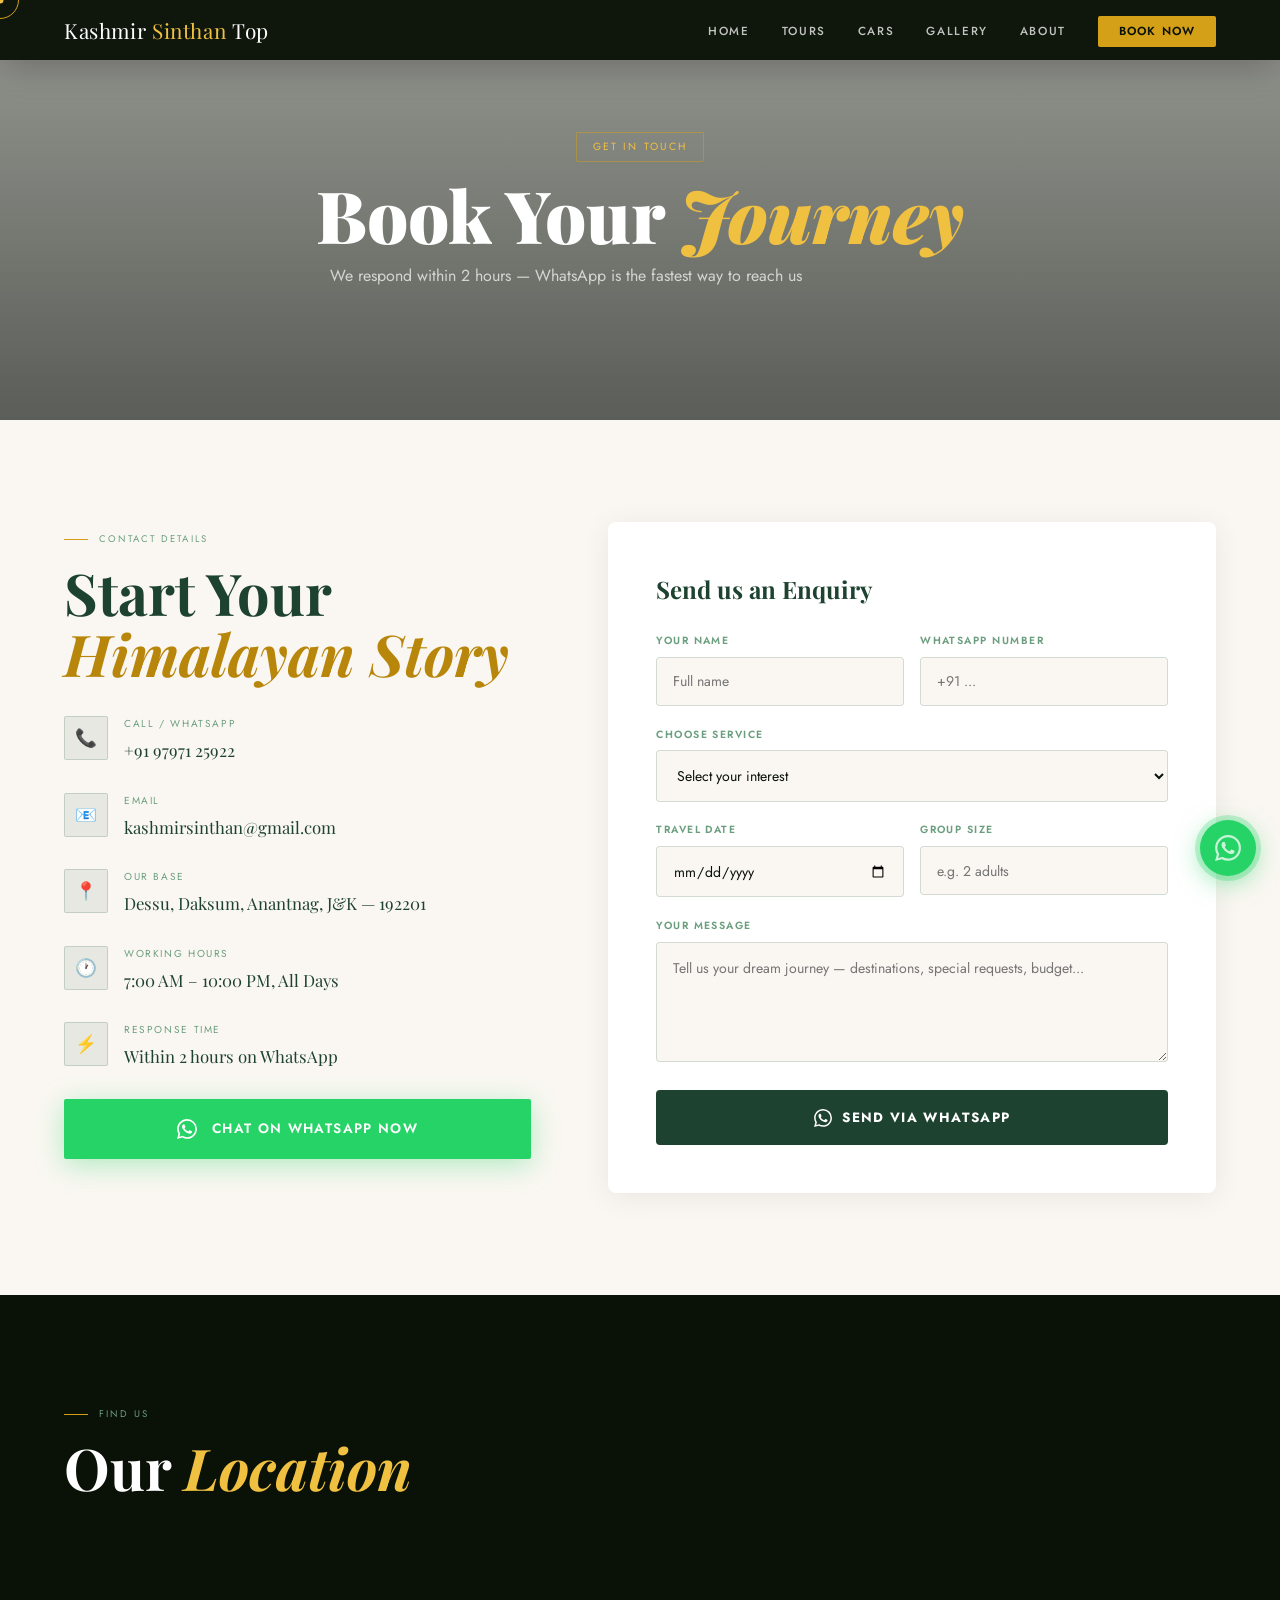
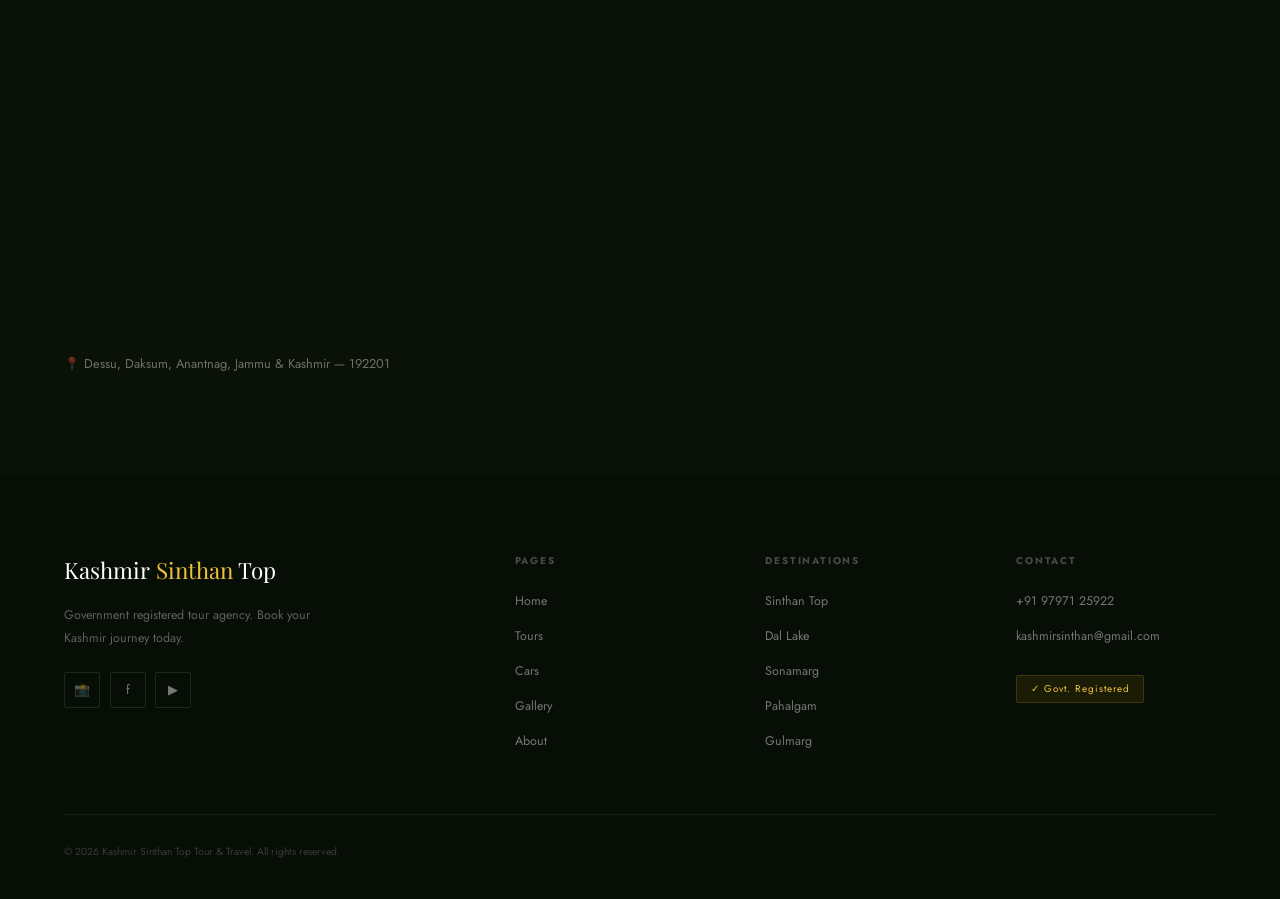
<file: contact.html>
<!DOCTYPE html>
<html lang="en">
<head>
<meta charset="UTF-8"><meta name="viewport" content="width=device-width,initial-scale=1.0">
<title>Contact Us | Kashmir Sinthan Top Tour & Travel – +91 9797125922</title>
<meta name="description" content="Contact Kashmir Sinthan Top for tour bookings, car rentals and enquiries. WhatsApp: +91 9797125922 | Email: kashmirsinthan@gmail.com | Based in Dessu, Daksum, Anantnag, J&K.">
<meta name="robots" content="index,follow"><link rel="canonical" href="https://www.kashmirsinthanTop.com/contact.html">
<link rel="preconnect" href="https://fonts.googleapis.com">
<link rel="stylesheet" href="shared.css">
<style>
.contact-layout{display:grid;grid-template-columns:1fr 1.3fr;gap:clamp(2.5rem,6vw,7rem)}
.c-item{display:flex;gap:1rem;align-items:flex-start;margin-bottom:1.8rem}
.c-ico{width:44px;height:44px;flex-shrink:0;background:rgba(61,107,79,.1);border:1px solid rgba(61,107,79,.2);border-radius:2px;display:flex;align-items:center;justify-content:center;font-size:1.1rem}
.c-lbl{font-size:.63rem;letter-spacing:.16em;text-transform:uppercase;color:var(--mist);margin-bottom:.3rem}
.c-val{font-family:'Playfair Display',serif;font-size:1.05rem;color:var(--moss);word-break:break-word}
.c-val a{color:var(--moss);transition:color .3s}
.c-val a:hover{color:var(--gold2)}
.wa-btn-big{display:flex;align-items:center;gap:.9rem;background:#25d366;color:white;padding:1.2rem 2rem;border-radius:2px;font-size:.85rem;font-weight:600;letter-spacing:.1em;text-transform:uppercase;margin-top:1.5rem;transition:all .3s;box-shadow:0 6px 28px rgba(37,211,102,.35);width:100%;justify-content:center}
.wa-btn-big:hover{background:#1ea855;transform:translateY(-2px)}
.contact-form-box{background:white;border-radius:8px;padding:clamp(1.8rem,4vw,3rem);box-shadow:0 4px 30px rgba(10,18,8,.07)}
.fg{margin-bottom:1.3rem}
.fg label{display:block;font-size:.65rem;letter-spacing:.14em;text-transform:uppercase;color:var(--mist);margin-bottom:.45rem;font-weight:600}
.fg input,.fg select,.fg textarea{width:100%;background:var(--cream);border:1.5px solid rgba(61,107,79,.2);border-radius:4px;padding:.85rem 1rem;font-size:.88rem;color:var(--ink);outline:none;transition:border .3s;font-family:inherit}
.fg input:focus,.fg select:focus,.fg textarea:focus{border-color:var(--sage);background:white;box-shadow:0 0 0 3px rgba(61,107,79,.08)}
.fg textarea{resize:vertical;min-height:120px;line-height:1.6}
.fg-row{display:grid;grid-template-columns:1fr 1fr;gap:1rem}
.form-wa-btn{width:100%;background:var(--moss);color:white;padding:1.1rem;border:none;border-radius:4px;font-size:.84rem;font-weight:700;letter-spacing:.1em;text-transform:uppercase;cursor:pointer;display:flex;align-items:center;justify-content:center;gap:.65rem;transition:all .3s;margin-top:.5rem;font-family:inherit}
.form-wa-btn:hover{background:#25d366;transform:translateY(-2px)}
.map-section{background:var(--ink);padding:var(--sec-pad)}
.map-embed{width:100%;height:clamp(250px,35vw,400px);border:none;border-radius:8px;filter:grayscale(20%);}
@media(max-width:768px){.contact-layout{grid-template-columns:1fr}.fg-row{grid-template-columns:1fr}}
</style>
</head>
<body>
<div class="nav-drawer" id="navDrawer">
  <a href="index.html" onclick="closeDrawer()">Home</a><a href="tours.html" onclick="closeDrawer()">Tours</a>
  <a href="cars.html" onclick="closeDrawer()">Cars</a><a href="gallery.html" onclick="closeDrawer()">Gallery</a>
  <a href="about.html" onclick="closeDrawer()">About</a><a href="contact.html" class="nd-book" onclick="closeDrawer()">Book Now</a>
</div>
<div id="cur-dot"></div><div id="cur-ring"></div>
<a href="https://wa.me/919797125922" class="fwa" target="_blank"><div class="fwa-p"></div><svg viewBox="0 0 24 24"><path d="M17.472 14.382c-.297-.149-1.758-.867-2.03-.967-.273-.099-.471-.148-.67.15-.197.297-.767.966-.94 1.164-.173.199-.347.223-.644.075-.297-.15-1.255-.463-2.39-1.475-.883-.788-1.48-1.761-1.653-2.059-.173-.297-.018-.458.13-.606.134-.133.298-.347.446-.52.149-.174.198-.298.298-.497.099-.198.05-.371-.025-.52-.075-.149-.669-1.612-.916-2.207-.242-.579-.487-.5-.669-.51-.173-.008-.371-.01-.57-.01-.198 0-.52.074-.792.372-.272.297-1.04 1.016-1.04 2.479 0 1.462 1.065 2.875 1.213 3.074.149.198 2.096 3.2 5.077 4.487.709.306 1.262.489 1.694.625.712.227 1.36.195 1.871.118.571-.085 1.758-.719 2.006-1.413.248-.694.248-1.289.173-1.413-.074-.124-.272-.198-.57-.347m-5.421 7.403h-.004a9.87 9.87 0 01-5.031-1.378l-.361-.214-3.741.982.998-3.648-.235-.374a9.86 9.86 0 01-1.51-5.26c.001-5.45 4.436-9.884 9.888-9.884 2.64 0 5.122 1.03 6.988 2.898a9.825 9.825 0 012.893 6.994c-.003 5.45-4.437 9.884-9.885 9.884m8.413-18.297A11.815 11.815 0 0012.05 0C5.495 0 .16 5.335.157 11.892c0 2.096.547 4.142 1.588 5.945L.057 24l6.305-1.654a11.882 11.882 0 005.683 1.448h.005c6.554 0 11.89-5.335 11.893-11.893a11.821 11.821 0 00-3.48-8.413z"/></svg></a>
<nav id="nav" class="dark-nav">
  <a href="index.html" class="logo">Kashmir <span>Sinthan</span> Top</a>
  <ul class="nav-links">
    <li><a href="index.html">Home</a></li><li><a href="tours.html">Tours</a></li>
    <li><a href="cars.html">Cars</a></li><li><a href="gallery.html">Gallery</a></li>
    <li><a href="about.html">About</a></li><li><a href="contact.html" class="nav-book active">Book Now</a></li>
  </ul>
  <button class="ham" id="ham" onclick="tNav()"><span></span><span></span><span></span></button>
</nav>
<main>
<div class="page-hero">
  <div class="page-hero-bg" style="background-image:url('https://images.unsplash.com/photo-1547232080-863d7b7e3781?w=1400&q=80&fit=crop')"></div>
  <div class="page-hero-ov"></div>
  <div class="page-hero-content">
    <div class="page-hero-badge">Get In Touch</div>
    <h1>Book Your <em>Journey</em></h1>
    <p>We respond within 2 hours — WhatsApp is the fastest way to reach us</p>
  </div>
</div>

<section>
  <div class="contact-layout">
    <div>
      <div class="s-lbl ra">Contact Details</div>
      <h2 class="d ra d1" style="margin-bottom:2rem">Start Your<br><em>Himalayan Story</em></h2>
      <div class="c-item ra">
        <div class="c-ico">📞</div>
        <div><div class="c-lbl">Call / WhatsApp</div><div class="c-val"><a href="tel:+919797125922">+91 97971 25922</a></div></div>
      </div>
      <div class="c-item ra d1">
        <div class="c-ico">📧</div>
        <div><div class="c-lbl">Email</div><div class="c-val"><a href="mailto:kashmirsinthan@gmail.com">kashmirsinthan@gmail.com</a></div></div>
      </div>
      <div class="c-item ra d2">
        <div class="c-ico">📍</div>
        <div><div class="c-lbl">Our Base</div><div class="c-val">Dessu, Daksum, Anantnag, J&K — 192201</div></div>
      </div>
      <div class="c-item ra d3">
        <div class="c-ico">🕐</div>
        <div><div class="c-lbl">Working Hours</div><div class="c-val">7:00 AM – 10:00 PM, All Days</div></div>
      </div>
      <div class="c-item ra">
        <div class="c-ico">⚡</div>
        <div><div class="c-lbl">Response Time</div><div class="c-val">Within 2 hours on WhatsApp</div></div>
      </div>
      <a href="https://wa.me/919797125922?text=Hello%20Kashmir%20Sinthan%20Top!%20I%20want%20to%20book%20a%20trip." class="wa-btn-big ra" target="_blank">
        <svg width="20" height="20" viewBox="0 0 24 24" fill="white"><path d="M17.472 14.382c-.297-.149-1.758-.867-2.03-.967-.273-.099-.471-.148-.67.15-.197.297-.767.966-.94 1.164-.173.199-.347.223-.644.075-.297-.15-1.255-.463-2.39-1.475-.883-.788-1.48-1.761-1.653-2.059-.173-.297-.018-.458.13-.606.134-.133.298-.347.446-.52.149-.174.198-.298.298-.497.099-.198.05-.371-.025-.52-.075-.149-.669-1.612-.916-2.207-.242-.579-.487-.5-.669-.51-.173-.008-.371-.01-.57-.01-.198 0-.52.074-.792.372-.272.297-1.04 1.016-1.04 2.479 0 1.462 1.065 2.875 1.213 3.074.149.198 2.096 3.2 5.077 4.487.709.306 1.262.489 1.694.625.712.227 1.36.195 1.871.118.571-.085 1.758-.719 2.006-1.413.248-.694.248-1.289.173-1.413-.074-.124-.272-.198-.57-.347m-5.421 7.403h-.004a9.87 9.87 0 01-5.031-1.378l-.361-.214-3.741.982.998-3.648-.235-.374a9.86 9.86 0 01-1.51-5.26c.001-5.45 4.436-9.884 9.888-9.884 2.64 0 5.122 1.03 6.988 2.898a9.825 9.825 0 012.893 6.994c-.003 5.45-4.437 9.884-9.885 9.884m8.413-18.297A11.815 11.815 0 0012.05 0C5.495 0 .16 5.335.157 11.892c0 2.096.547 4.142 1.588 5.945L.057 24l6.305-1.654a11.882 11.882 0 005.683 1.448h.005c6.554 0 11.89-5.335 11.893-11.893a11.821 11.821 0 00-3.48-8.413z"/></svg>
        Chat on WhatsApp Now
      </a>
    </div>
    <div class="ra d1">
      <div class="contact-form-box">
        <h3 style="font-family:'Playfair Display',serif;font-size:1.5rem;font-weight:700;color:var(--moss);margin-bottom:1.5rem">Send us an Enquiry</h3>
        <div class="fg-row">
          <div class="fg"><label>Your Name</label><input type="text" id="fn" placeholder="Full name"></div>
          <div class="fg"><label>WhatsApp Number</label><input type="tel" id="fp" placeholder="+91 ..."></div>
        </div>
        <div class="fg"><label>Choose Service</label>
          <select id="fd">
            <option value="">Select your interest</option>
            <option>Sinthan Top Summit Package</option>
            <option>Dal Lake Houseboat</option>
            <option>Sonamarg Trek</option>
            <option>Pahalgam Valley Tour</option>
            <option>Gulmarg Snow Escape</option>
            <option>Ladakh Expedition</option>
            <option>Pre-Wedding Shoot</option>
            <option>Car Rental</option>
            <option>Custom Package</option>
          </select>
        </div>
        <div class="fg-row">
          <div class="fg"><label>Travel Date</label><input type="date" id="fdt"></div>
          <div class="fg"><label>Group Size</label><input type="text" id="fgs" placeholder="e.g. 2 adults"></div>
        </div>
        <div class="fg"><label>Your Message</label><textarea id="fm" placeholder="Tell us your dream journey — destinations, special requests, budget..."></textarea></div>
        <button class="form-wa-btn" onclick="sendWA()">
          <svg width="18" height="18" viewBox="0 0 24 24" fill="currentColor"><path d="M17.472 14.382c-.297-.149-1.758-.867-2.03-.967-.273-.099-.471-.148-.67.15-.197.297-.767.966-.94 1.164-.173.199-.347.223-.644.075-.297-.15-1.255-.463-2.39-1.475-.883-.788-1.48-1.761-1.653-2.059-.173-.297-.018-.458.13-.606.134-.133.298-.347.446-.52.149-.174.198-.298.298-.497.099-.198.05-.371-.025-.52-.075-.149-.669-1.612-.916-2.207-.242-.579-.487-.5-.669-.51-.173-.008-.371-.01-.57-.01-.198 0-.52.074-.792.372-.272.297-1.04 1.016-1.04 2.479 0 1.462 1.065 2.875 1.213 3.074.149.198 2.096 3.2 5.077 4.487.709.306 1.262.489 1.694.625.712.227 1.36.195 1.871.118.571-.085 1.758-.719 2.006-1.413.248-.694.248-1.289.173-1.413-.074-.124-.272-.198-.57-.347m-5.421 7.403h-.004a9.87 9.87 0 01-5.031-1.378l-.361-.214-3.741.982.998-3.648-.235-.374a9.86 9.86 0 01-1.51-5.26c.001-5.45 4.436-9.884 9.888-9.884 2.64 0 5.122 1.03 6.988 2.898a9.825 9.825 0 012.893 6.994c-.003 5.45-4.437 9.884-9.885 9.884m8.413-18.297A11.815 11.815 0 0012.05 0C5.495 0 .16 5.335.157 11.892c0 2.096.547 4.142 1.588 5.945L.057 24l6.305-1.654a11.882 11.882 0 005.683 1.448h.005c6.554 0 11.89-5.335 11.893-11.893a11.821 11.821 0 00-3.48-8.413z"/></svg>
          Send via WhatsApp
        </button>
      </div>
    </div>
  </div>
</section>

<section class="map-section">
  <div class="s-lbl ra" style="color:var(--mist)">Find Us</div>
  <h2 class="d lt ra d1" style="margin-bottom:2rem">Our <em>Location</em></h2>
  <iframe class="map-embed ra d2"
    src="https://maps.google.com/maps?q=33.6166,75.4241&z=13&output=embed"
    allowfullscreen loading="lazy" title="Kashmir Sinthan Top Location – Dessu, Daksum, Anantnag"></iframe>
  <p style="color:rgba(255,255,255,.4);font-size:.8rem;margin-top:1rem" class="ra d3">📍 Dessu, Daksum, Anantnag, Jammu & Kashmir — 192201</p>
</section>
</main>
<footer>
  <div class="ft-grid">
    <div><div class="ft-logo">Kashmir <span>Sinthan</span> Top</div><p class="ft-about">Government registered tour agency. Book your Kashmir journey today.</p><div class="ft-socs"><a href="#" class="ft-s">📸</a><a href="#" class="ft-s">f</a><a href="#" class="ft-s">▶</a></div></div>
    <div class="ft-col"><h4>Pages</h4><ul><li><a href="index.html">Home</a></li><li><a href="tours.html">Tours</a></li><li><a href="cars.html">Cars</a></li><li><a href="gallery.html">Gallery</a></li><li><a href="about.html">About</a></li></ul></div>
    <div class="ft-col"><h4>Destinations</h4><ul><li><a href="tours.html">Sinthan Top</a></li><li><a href="tours.html">Dal Lake</a></li><li><a href="tours.html">Sonamarg</a></li><li><a href="tours.html">Pahalgam</a></li><li><a href="tours.html">Gulmarg</a></li></ul></div>
    <div class="ft-col"><h4>Contact</h4><ul><li><a href="tel:+919797125922">+91 97971 25922</a></li><li><a href="mailto:kashmirsinthan@gmail.com">kashmirsinthan@gmail.com</a></li></ul><div class="gov-badge">✓ Govt. Registered</div></div>
  </div>
  <div class="ft-bot"><span>© 2026 Kashmir Sinthan Top Tour & Travel. All rights reserved.</span></div>
</footer>
<script src="shared.js"></script>
</body>
</html>
</file>
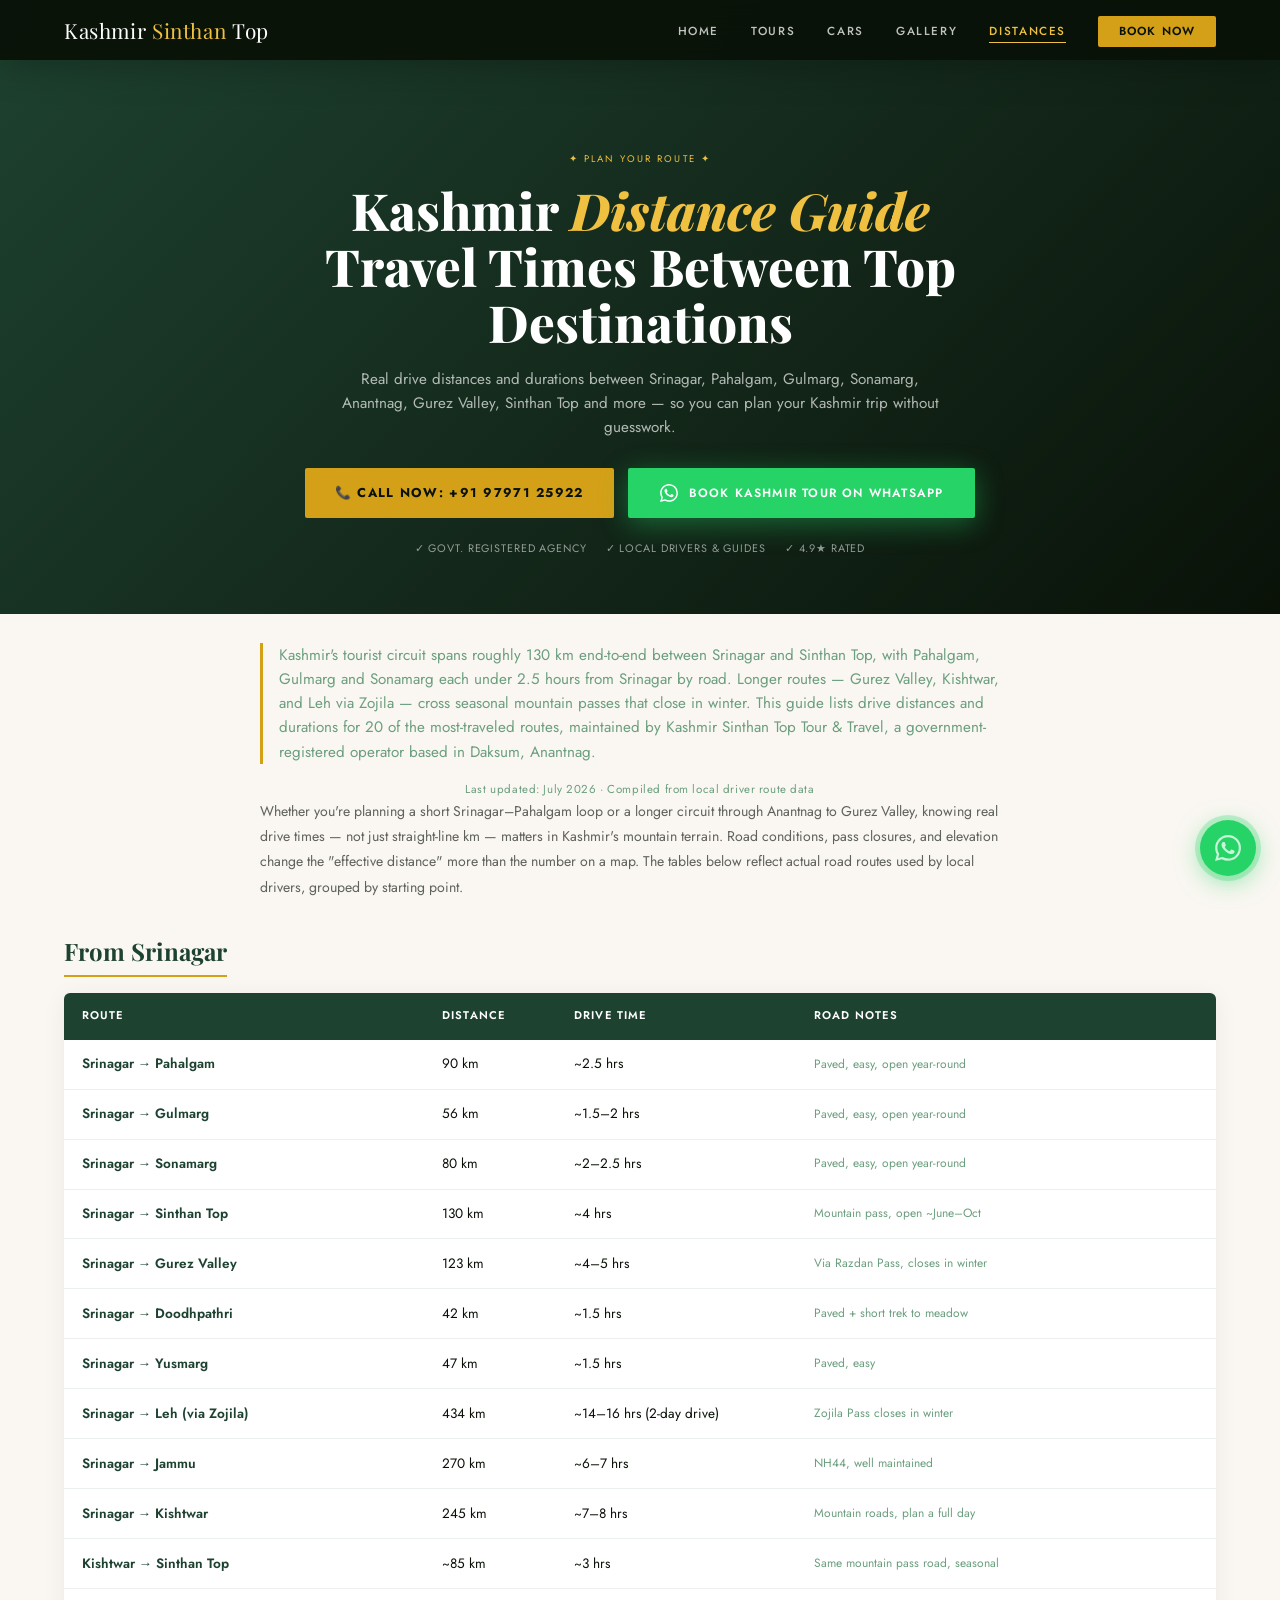
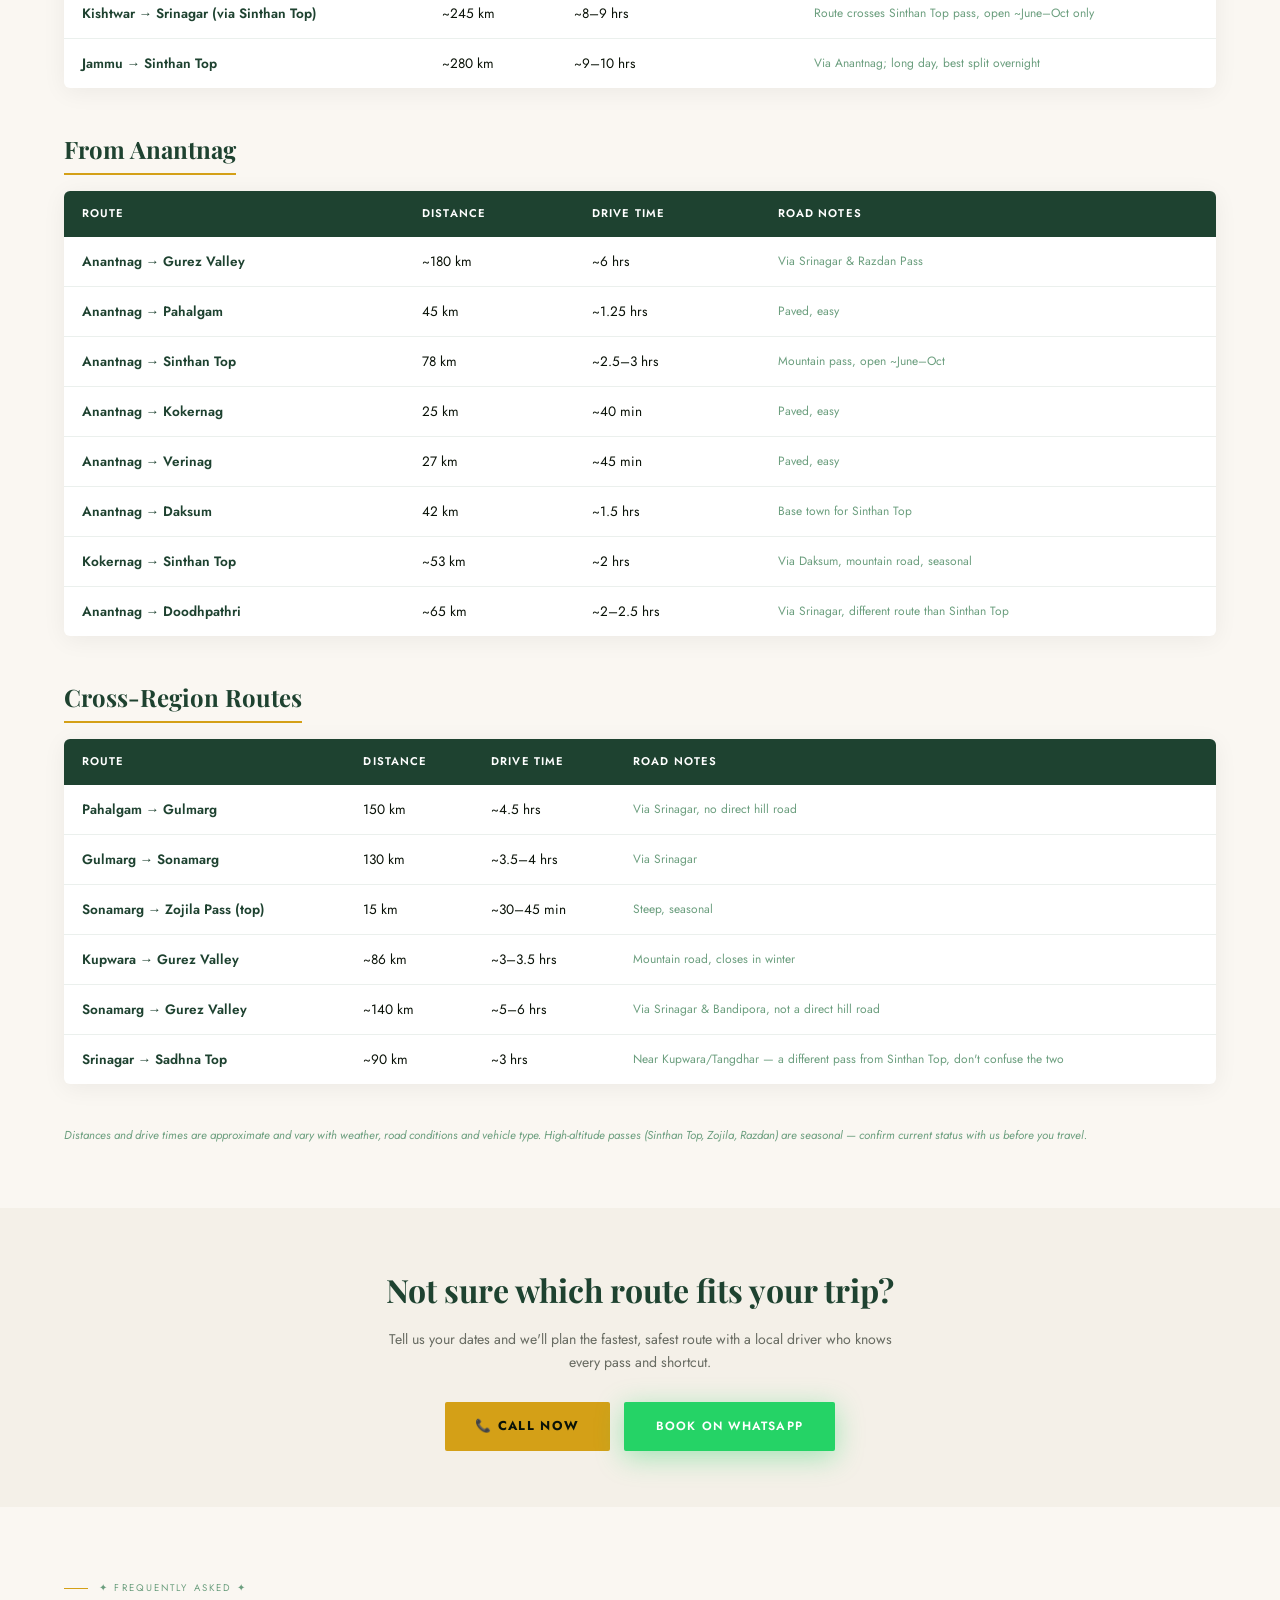
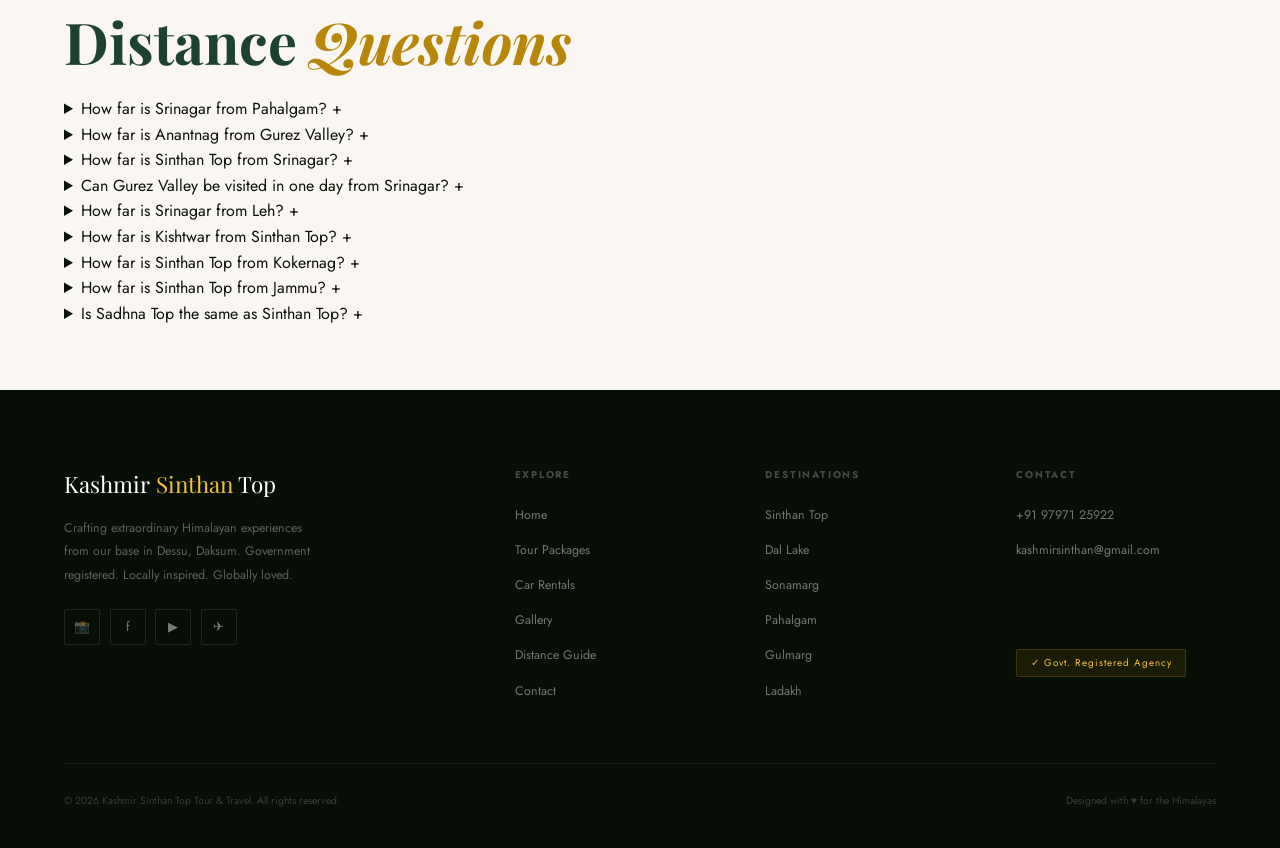
<file: kashmir-distance-guide.html>
<!DOCTYPE html>
<html lang="en-IN">
<head>
<meta charset="UTF-8">
<meta name="viewport" content="width=device-width, initial-scale=1.0">
<title>Sinthan Top Distance Guide 2026 — From Srinagar, Anantnag, Pahalgam, Kishtwar, Jammu & Kokernag</title>
<meta name="description" content="Sinthan Top distance from Srinagar (130km), Anantnag (78km), Pahalgam, Daksum, Kishtwar, Jammu & Kokernag — plus Gurez Valley, Sonamarg & 20+ Kashmir travel distances with drive times.">
<link rel="canonical" href="https://kashmirsinthantoptourandtravels.com/kashmir-distance-guide.html">
<meta name="robots" content="index, follow, max-image-preview:large, max-snippet:-1, max-video-preview:-1">
<meta property="og:type" content="article">
<meta property="og:site_name" content="Kashmir Sinthan Top">
<meta property="og:title" content="Sinthan Top Distance Guide — Srinagar, Anantnag, Kishtwar, Jammu & More">
<meta property="og:description" content="Sinthan Top distance from Srinagar, Anantnag, Pahalgam, Daksum, Kishtwar, Jammu, Kokernag — plus Gurez Valley, Sonamarg & 20+ Kashmir routes.">
<meta property="og:url" content="https://kashmirsinthantoptourandtravels.com/kashmir-distance-guide.html">
<meta property="og:image" content="https://images.unsplash.com/photo-1506905925346-21bda4d32df4?w=1200&q=85&fit=crop">
<meta property="og:image:width" content="1200"><meta property="og:image:height" content="630"><meta property="og:image:alt" content="Kashmir highway route through mountain valley">
<meta property="og:locale" content="en_IN">
<meta name="twitter:card" content="summary_large_image">
<meta name="twitter:title" content="Kashmir Distance Guide 2026">
<meta name="twitter:description" content="Distances & drive times between Srinagar, Pahalgam, Gulmarg, Sonamarg, Anantnag, Gurez Valley, Sinthan Top and more.">
<meta name="twitter:image" content="https://images.unsplash.com/photo-1506905925346-21bda4d32df4?w=1200&q=85&fit=crop">
<meta name="geo.region" content="IN-JK"><meta name="geo.placename" content="Jammu & Kashmir">
<link rel="stylesheet" href="shared.css">
<script type="application/ld+json">
{
  "@context": "https://schema.org",
  "@graph": [
    {
      "@type": "BreadcrumbList",
      "itemListElement": [
        {"@type":"ListItem","position":1,"name":"Home","item":"https://kashmirsinthantoptourandtravels.com/"},
        {"@type":"ListItem","position":2,"name":"Kashmir Distance Guide","item":"https://kashmirsinthantoptourandtravels.com/kashmir-distance-guide.html"}
      ]
    },
    {
      "@type": "ItemList",
      "name": "Kashmir Destinations Covered in This Distance Guide",
      "itemListElement": [
        {"@type":"ListItem","position":1,"item":{"@type":"Place","name":"Srinagar","address":{"@type":"PostalAddress","addressRegion":"Jammu & Kashmir","addressCountry":"IN"}}},
        {"@type":"ListItem","position":2,"item":{"@type":"Place","name":"Pahalgam","address":{"@type":"PostalAddress","addressRegion":"Jammu & Kashmir","addressCountry":"IN"}}},
        {"@type":"ListItem","position":3,"item":{"@type":"Place","name":"Gulmarg","address":{"@type":"PostalAddress","addressRegion":"Jammu & Kashmir","addressCountry":"IN"}}},
        {"@type":"ListItem","position":4,"item":{"@type":"Place","name":"Sonamarg","address":{"@type":"PostalAddress","addressRegion":"Jammu & Kashmir","addressCountry":"IN"}}},
        {"@type":"ListItem","position":5,"item":{"@type":"Place","name":"Sinthan Top","address":{"@type":"PostalAddress","addressRegion":"Jammu & Kashmir","addressCountry":"IN"}}},
        {"@type":"ListItem","position":6,"item":{"@type":"Place","name":"Gurez Valley","address":{"@type":"PostalAddress","addressRegion":"Jammu & Kashmir","addressCountry":"IN"}}},
        {"@type":"ListItem","position":7,"item":{"@type":"Place","name":"Anantnag","address":{"@type":"PostalAddress","addressRegion":"Jammu & Kashmir","addressCountry":"IN"}}},
        {"@type":"ListItem","position":8,"item":{"@type":"Place","name":"Leh","address":{"@type":"PostalAddress","addressRegion":"Ladakh","addressCountry":"IN"}}}
      ]
    },
    {
      "@type": "Article",
      "headline": "Kashmir Distance Guide 2026",
      "datePublished": "2026-07-08",
      "dateModified": "2026-07-08",
      "author": {"@type": "Organization", "name": "Kashmir Sinthan Top Tour & Travel"},
      "publisher": {"@id": "https://kashmirsinthantoptourandtravels.com/#organization"},
      "mainEntityOfPage": "https://kashmirsinthantoptourandtravels.com/kashmir-distance-guide.html"
    },
    {
      "@type": "FAQPage",
      "mainEntity": [
        {"@type":"Question","name":"How far is Srinagar from Pahalgam?","acceptedAnswer":{"@type":"Answer","text":"Srinagar to Pahalgam is approximately 90 km, a scenic drive of about 2.5 hours on a well-paved road."}},
        {"@type":"Question","name":"How far is Anantnag from Gurez Valley?","acceptedAnswer":{"@type":"Answer","text":"Anantnag to Gurez Valley is approximately 180 km, roughly a 6-hour drive routed via Srinagar and Bandipora over the Razdan Pass."}},
        {"@type":"Question","name":"How far is Sinthan Top from Srinagar?","acceptedAnswer":{"@type":"Answer","text":"Srinagar to Sinthan Top is approximately 130 km, taking about 4 hours on a mountain road that is open roughly June to October."}},
        {"@type":"Question","name":"Can Gurez Valley be visited in one day from Srinagar?","acceptedAnswer":{"@type":"Answer","text":"Technically yes at around 4-5 hours each way via the Razdan Pass, but it is not recommended as a single-day trip — most travelers stay overnight given the drive length and the pass's weather-dependent closures."}},
        {"@type":"Question","name":"How far is Srinagar from Leh?","acceptedAnswer":{"@type":"Answer","text":"Srinagar to Leh via the Zojila Pass is approximately 434 km. Most travelers split this into a two-day drive with an overnight stop in Kargil or Dras, as the Zojila Pass closes in winter."}},
        {"@type":"Question","name":"How far is Kishtwar from Sinthan Top?","acceptedAnswer":{"@type":"Answer","text":"Kishtwar to Sinthan Top is approximately 85 km, roughly a 3-hour drive on the same mountain pass road, open only in the summer/autumn months."}},
        {"@type":"Question","name":"How far is Sinthan Top from Kokernag?","acceptedAnswer":{"@type":"Answer","text":"Kokernag to Sinthan Top is approximately 53 km, about a 2-hour drive via Daksum on a seasonal mountain road."}},
        {"@type":"Question","name":"How far is Sinthan Top from Jammu?","acceptedAnswer":{"@type":"Answer","text":"Jammu to Sinthan Top is approximately 280 km, around 9-10 hours via Anantnag. Most travelers split this into two days rather than driving it in one stretch."}},
        {"@type":"Question","name":"Is Sadhna Top the same as Sinthan Top?","acceptedAnswer":{"@type":"Answer","text":"No — Sadhna Top and Sinthan Top are two different mountain passes in Kashmir. Sadhna Top is near Kupwara/Tangdhar, about 90 km from Srinagar, while Sinthan Top is near Anantnag/Daksum, about 130 km from Srinagar."}}
      ]
    }
  ]
}
</script>
<style>
.dg-hero{background:linear-gradient(135deg,var(--moss),var(--ink));padding:clamp(7rem,12vw,9rem) clamp(1.2rem,5vw,5rem) clamp(2.5rem,5vw,3.5rem);text-align:center}
.dg-hero .s-lbl{justify-content:center;color:var(--gold3)}
.dg-hero .s-lbl::before{display:none}
.dg-hero h1{font-family:'Playfair Display',serif;font-size:clamp(1.9rem,5vw,3.2rem);font-weight:800;color:var(--white);line-height:1.1;max-width:820px;margin:0 auto}
.dg-hero h1 em{font-style:italic;color:var(--gold3)}
.dg-hero p{color:rgba(255,255,255,.68);max-width:600px;margin:1rem auto 0;font-size:clamp(.85rem,1.3vw,.95rem)}
.dg-cta{display:flex;gap:.9rem;justify-content:center;flex-wrap:wrap;margin-top:1.8rem}
.dg-cta .btn-call{display:inline-flex;align-items:center;gap:.55rem;background:var(--gold2);color:var(--ink);padding:.9rem 1.9rem;font-size:.8rem;font-weight:700;letter-spacing:.1em;text-transform:uppercase;border-radius:2px;transition:background .2s}
.dg-cta .btn-call:hover{background:var(--gold3)}
.trust-line{display:flex;gap:1.2rem;justify-content:center;flex-wrap:wrap;margin-top:1.4rem;font-size:.68rem;letter-spacing:.08em;color:rgba(255,255,255,.55);text-transform:uppercase}
.trust-line span{display:inline-flex;align-items:center;gap:.35rem}
.dg-table-wrap{padding:clamp(2.5rem,5vw,4rem) clamp(1.2rem,5vw,5rem)}
.dg-group{margin-bottom:2.6rem}
.dg-group h3{font-family:'Playfair Display',serif;color:var(--moss);font-size:clamp(1.2rem,2vw,1.5rem);margin-bottom:1rem;border-bottom:2px solid var(--gold2);display:inline-block;padding-bottom:.3rem}
table.dg-table{width:100%;border-collapse:collapse;background:white;border-radius:6px;overflow:hidden;box-shadow:0 4px 24px rgba(10,18,8,.06)}
table.dg-table th{background:var(--moss);color:white;text-align:left;font-size:.7rem;letter-spacing:.1em;text-transform:uppercase;padding:.9rem 1.1rem;font-weight:600}
table.dg-table td{padding:.85rem 1.1rem;font-size:.85rem;border-bottom:1px solid rgba(61,107,79,.1);color:var(--ink)}
table.dg-table tr:last-child td{border-bottom:none}
table.dg-table tr:hover td{background:rgba(61,107,79,.04)}
table.dg-table .rt{font-weight:600;color:var(--moss)}
table.dg-table .note{color:var(--mist);font-size:.75rem}
@media(max-width:640px){
  table.dg-table{font-size:.78rem}
  table.dg-table th,table.dg-table td{padding:.6rem .6rem}
  .dg-table-wrap{overflow-x:auto}
}
.dg-disclaimer{font-size:.72rem;color:var(--mist);margin-top:1rem;font-style:italic}
.dg-midcta{background:var(--light);padding:clamp(2.5rem,5vw,3.5rem) clamp(1.2rem,5vw,5rem);text-align:center}
.dg-midcta h2{font-family:'Playfair Display',serif;color:var(--moss);font-size:clamp(1.4rem,3vw,2rem);margin-bottom:.8rem}
.dg-midcta p{color:rgba(10,18,8,.6);max-width:520px;margin:0 auto 1.4rem;font-size:.88rem}
</style>
</head>
<body>

<div class="nav-drawer" id="navDrawer">
  <a href="index.html" onclick="closeDrawer()">Home</a>
  <a href="tours.html" onclick="closeDrawer()">Tours</a>
  <a href="cars.html" onclick="closeDrawer()">Cars</a>
  <a href="gallery.html" onclick="closeDrawer()">Gallery</a>
  <a href="about.html" onclick="closeDrawer()">About</a>
  <a href="contact.html" class="nd-book" onclick="closeDrawer()">Book Now</a>
</div>

<a href="https://wa.me/919797125922?text=Hello%20Kashmir%20Sinthan%20Top!%20I%27d%20like%20to%20enquire." class="fwa" target="_blank" title="WhatsApp Us"><div class="fwa-p"></div><svg viewBox="0 0 24 24"><path d="M17.472 14.382c-.297-.149-1.758-.867-2.03-.967-.273-.099-.471-.148-.67.15-.197.297-.767.966-.94 1.164-.173.199-.347.223-.644.075-.297-.15-1.255-.463-2.39-1.475-.883-.788-1.48-1.761-1.653-2.059-.173-.297-.018-.458.13-.606.134-.133.298-.347.446-.52.149-.174.198-.298.298-.497.099-.198.05-.371-.025-.52-.075-.149-.669-1.612-.916-2.207-.242-.579-.487-.5-.669-.51-.173-.008-.371-.01-.57-.01-.198 0-.52.074-.792.372-.272.297-1.04 1.016-1.04 2.479 0 1.462 1.065 2.875 1.213 3.074.149.198 2.096 3.2 5.077 4.487.709.306 1.262.489 1.694.625.712.227 1.36.195 1.871.118.571-.085 1.758-.719 2.006-1.413.248-.694.248-1.289.173-1.413-.074-.124-.272-.198-.57-.347m-5.421 7.403h-.004a9.87 9.87 0 01-5.031-1.378l-.361-.214-3.741.982.998-3.648-.235-.374a9.86 9.86 0 01-1.51-5.26c.001-5.45 4.436-9.884 9.888-9.884 2.64 0 5.122 1.03 6.988 2.898a9.825 9.825 0 012.893 6.994c-.003 5.45-4.437 9.884-9.885 9.884m8.413-18.297A11.815 11.815 0 0012.05 0C5.495 0 .16 5.335.157 11.892c0 2.096.547 4.142 1.588 5.945L.057 24l6.305-1.654a11.882 11.882 0 005.683 1.448h.005c6.554 0 11.89-5.335 11.893-11.893a11.821 11.821 0 00-3.48-8.413z"/></svg></a>

<nav id="nav" class="dark-nav">
  <a href="index.html" class="logo">Kashmir <span>Sinthan</span> Top</a>
  <ul class="nav-links">
    <li><a href="index.html">Home</a></li>
    <li><a href="tours.html">Tours</a></li>
    <li><a href="cars.html">Cars</a></li>
    <li><a href="gallery.html">Gallery</a></li>
    <li><a href="kashmir-distance-guide.html" class="active">Distances</a></li>
    <li><a href="contact.html" class="nav-book">Book Now</a></li>
  </ul>
  <button class="ham" id="ham" onclick="tNav()"><span></span><span></span><span></span></button>
</nav>

<main>
<section class="dg-hero">
  <div class="s-lbl">✦ Plan Your Route ✦</div>
  <h1>Kashmir <em>Distance Guide</em><br>Travel Times Between Top Destinations</h1>
  <p>Real drive distances and durations between Srinagar, Pahalgam, Gulmarg, Sonamarg, Anantnag, Gurez Valley, Sinthan Top and more — so you can plan your Kashmir trip without guesswork.</p>
  <div class="dg-cta">
    <a href="tel:+919797125922" class="btn-call">📞 Call Now: +91 97971 25922</a>
    <a href="https://wa.me/919797125922?text=Hi!%20I%20want%20to%20book%20a%20Kashmir%20tour." class="btn-wa" target="_blank">
      <svg width="18" height="18" viewBox="0 0 24 24" fill="white"><path d="M17.472 14.382c-.297-.149-1.758-.867-2.03-.967-.273-.099-.471-.148-.67.15-.197.297-.767.966-.94 1.164-.173.199-.347.223-.644.075-.297-.15-1.255-.463-2.39-1.475-.883-.788-1.48-1.761-1.653-2.059-.173-.297-.018-.458.13-.606.134-.133.298-.347.446-.52.149-.174.198-.298.298-.497.099-.198.05-.371-.025-.52-.075-.149-.669-1.612-.916-2.207-.242-.579-.487-.5-.669-.51-.173-.008-.371-.01-.57-.01-.198 0-.52.074-.792.372-.272.297-1.04 1.016-1.04 2.479 0 1.462 1.065 2.875 1.213 3.074.149.198 2.096 3.2 5.077 4.487.709.306 1.262.489 1.694.625.712.227 1.36.195 1.871.118.571-.085 1.758-.719 2.006-1.413.248-.694.248-1.289.173-1.413-.074-.124-.272-.198-.57-.347m-5.421 7.403h-.004a9.87 9.87 0 01-5.031-1.378l-.361-.214-3.741.982.998-3.648-.235-.374a9.86 9.86 0 01-1.51-5.26c.001-5.45 4.436-9.884 9.888-9.884 2.64 0 5.122 1.03 6.988 2.898a9.825 9.825 0 012.893 6.994c-.003 5.45-4.437 9.884-9.885 9.884m8.413-18.297A11.815 11.815 0 0012.05 0C5.495 0 .16 5.335.157 11.892c0 2.096.547 4.142 1.588 5.945L.057 24l6.305-1.654a11.882 11.882 0 005.683 1.448h.005c6.554 0 11.89-5.335 11.893-11.893a11.821 11.821 0 00-3.48-8.413z"/></svg>
      Book Kashmir Tour on WhatsApp
    </a>
  </div>
  <div class="trust-line">
    <span>✓ Govt. Registered Agency</span>
    <span>✓ Local Drivers & Guides</span>
    <span>✓ 4.9★ Rated</span>
  </div>
</section>

<section style="padding:1.8rem clamp(1.2rem,5vw,5rem) 0">
  <p style="font-size:.95rem;color:var(--mist);border-left:3px solid var(--gold2);padding-left:1rem;max-width:760px;margin:0 auto 1rem">
    Kashmir's tourist circuit spans roughly 130 km end-to-end between Srinagar and Sinthan Top, with Pahalgam, Gulmarg and Sonamarg each under 2.5 hours from Srinagar by road. Longer routes — Gurez Valley, Kishtwar, and Leh via Zojila — cross seasonal mountain passes that close in winter. This guide lists drive distances and durations for 20 of the most-traveled routes, maintained by Kashmir Sinthan Top Tour & Travel, a government-registered operator based in Daksum, Anantnag.
  </p>
  <p style="font-size:.72rem;color:var(--mist);text-align:center;letter-spacing:.05em">Last updated: July 2026 · Compiled from local driver route data</p>
</section>

<section style="padding:0 clamp(1.2rem,5vw,5rem) 1rem">
  <p style="max-width:760px;margin:0 auto;font-size:.88rem;color:rgba(10,18,8,.65);line-height:1.8">
    Whether you're planning a short Srinagar–Pahalgam loop or a longer circuit through Anantnag to Gurez Valley, knowing real drive times — not just straight-line km — matters in Kashmir's mountain terrain. Road conditions, pass closures, and elevation change the "effective distance" more than the number on a map. The tables below reflect actual road routes used by local drivers, grouped by starting point.
  </p>
</section>

<section class="dg-table-wrap" style="padding-top:1rem">

  <div class="dg-group">
    <h3>From Srinagar</h3>
    <table class="dg-table">
      <tr><th>Route</th><th>Distance</th><th>Drive Time</th><th>Road Notes</th></tr>
      <tr><td class="rt">Srinagar → Pahalgam</td><td>90 km</td><td>~2.5 hrs</td><td class="note">Paved, easy, open year-round</td></tr>
      <tr><td class="rt">Srinagar → Gulmarg</td><td>56 km</td><td>~1.5–2 hrs</td><td class="note">Paved, easy, open year-round</td></tr>
      <tr><td class="rt">Srinagar → Sonamarg</td><td>80 km</td><td>~2–2.5 hrs</td><td class="note">Paved, easy, open year-round</td></tr>
      <tr><td class="rt">Srinagar → Sinthan Top</td><td>130 km</td><td>~4 hrs</td><td class="note">Mountain pass, open ~June–Oct</td></tr>
      <tr><td class="rt">Srinagar → Gurez Valley</td><td>123 km</td><td>~4–5 hrs</td><td class="note">Via Razdan Pass, closes in winter</td></tr>
      <tr><td class="rt">Srinagar → Doodhpathri</td><td>42 km</td><td>~1.5 hrs</td><td class="note">Paved + short trek to meadow</td></tr>
      <tr><td class="rt">Srinagar → Yusmarg</td><td>47 km</td><td>~1.5 hrs</td><td class="note">Paved, easy</td></tr>
      <tr><td class="rt">Srinagar → Leh (via Zojila)</td><td>434 km</td><td>~14–16 hrs (2-day drive)</td><td class="note">Zojila Pass closes in winter</td></tr>
      <tr><td class="rt">Srinagar → Jammu</td><td>270 km</td><td>~6–7 hrs</td><td class="note">NH44, well maintained</td></tr>
      <tr><td class="rt">Srinagar → Kishtwar</td><td>245 km</td><td>~7–8 hrs</td><td class="note">Mountain roads, plan a full day</td></tr>
      <tr><td class="rt">Kishtwar → Sinthan Top</td><td>~85 km</td><td>~3 hrs</td><td class="note">Same mountain pass road, seasonal</td></tr>
      <tr><td class="rt">Kishtwar → Srinagar (via Sinthan Top)</td><td>~245 km</td><td>~8–9 hrs</td><td class="note">Route crosses Sinthan Top pass, open ~June–Oct only</td></tr>
      <tr><td class="rt">Jammu → Sinthan Top</td><td>~280 km</td><td>~9–10 hrs</td><td class="note">Via Anantnag; long day, best split overnight</td></tr>
    </table>
  </div>

  <div class="dg-group">
    <h3>From Anantnag</h3>
    <table class="dg-table">
      <tr><th>Route</th><th>Distance</th><th>Drive Time</th><th>Road Notes</th></tr>
      <tr><td class="rt">Anantnag → Gurez Valley</td><td>~180 km</td><td>~6 hrs</td><td class="note">Via Srinagar & Razdan Pass</td></tr>
      <tr><td class="rt">Anantnag → Pahalgam</td><td>45 km</td><td>~1.25 hrs</td><td class="note">Paved, easy</td></tr>
      <tr><td class="rt">Anantnag → Sinthan Top</td><td>78 km</td><td>~2.5–3 hrs</td><td class="note">Mountain pass, open ~June–Oct</td></tr>
      <tr><td class="rt">Anantnag → Kokernag</td><td>25 km</td><td>~40 min</td><td class="note">Paved, easy</td></tr>
      <tr><td class="rt">Anantnag → Verinag</td><td>27 km</td><td>~45 min</td><td class="note">Paved, easy</td></tr>
      <tr><td class="rt">Anantnag → Daksum</td><td>42 km</td><td>~1.5 hrs</td><td class="note">Base town for Sinthan Top</td></tr>
      <tr><td class="rt">Kokernag → Sinthan Top</td><td>~53 km</td><td>~2 hrs</td><td class="note">Via Daksum, mountain road, seasonal</td></tr>
      <tr><td class="rt">Anantnag → Doodhpathri</td><td>~65 km</td><td>~2–2.5 hrs</td><td class="note">Via Srinagar, different route than Sinthan Top</td></tr>
    </table>
  </div>

  <div class="dg-group">
    <h3>Cross-Region Routes</h3>
    <table class="dg-table">
      <tr><th>Route</th><th>Distance</th><th>Drive Time</th><th>Road Notes</th></tr>
      <tr><td class="rt">Pahalgam → Gulmarg</td><td>150 km</td><td>~4.5 hrs</td><td class="note">Via Srinagar, no direct hill road</td></tr>
      <tr><td class="rt">Gulmarg → Sonamarg</td><td>130 km</td><td>~3.5–4 hrs</td><td class="note">Via Srinagar</td></tr>
      <tr><td class="rt">Sonamarg → Zojila Pass (top)</td><td>15 km</td><td>~30–45 min</td><td class="note">Steep, seasonal</td></tr>
      <tr><td class="rt">Kupwara → Gurez Valley</td><td>~86 km</td><td>~3–3.5 hrs</td><td class="note">Mountain road, closes in winter</td></tr>
      <tr><td class="rt">Sonamarg → Gurez Valley</td><td>~140 km</td><td>~5–6 hrs</td><td class="note">Via Srinagar & Bandipora, not a direct hill road</td></tr>
      <tr><td class="rt">Srinagar → Sadhna Top</td><td>~90 km</td><td>~3 hrs</td><td class="note">Near Kupwara/Tangdhar — a different pass from Sinthan Top, don't confuse the two</td></tr>
    </table>
  </div>

  <p class="dg-disclaimer">Distances and drive times are approximate and vary with weather, road conditions and vehicle type. High-altitude passes (Sinthan Top, Zojila, Razdan) are seasonal — confirm current status with us before you travel.</p>
</section>

<section class="dg-midcta">
  <h2>Not sure which route fits your trip?</h2>
  <p>Tell us your dates and we'll plan the fastest, safest route with a local driver who knows every pass and shortcut.</p>
  <div class="dg-cta">
    <a href="tel:+919797125922" class="btn-call">📞 Call Now</a>
    <a href="https://wa.me/919797125922?text=Hi!%20I%20need%20help%20planning%20my%20Kashmir%20route." class="btn-wa" target="_blank">Book on WhatsApp</a>
  </div>
</section>

<section style="padding:clamp(2.5rem,5vw,4rem) clamp(1.2rem,5vw,5rem)">
  <div class="s-lbl">✦ Frequently Asked ✦</div>
  <h2 class="d" style="margin-bottom:1.5rem">Distance <em>Questions</em></h2>
  <details class="faq"><summary>How far is Srinagar from Pahalgam? <span class="sym">+</span></summary><div class="faq-ans">Srinagar to Pahalgam is approximately 90 km, a scenic drive of about 2.5 hours on a well-paved road.</div></details>
  <details class="faq"><summary>How far is Anantnag from Gurez Valley? <span class="sym">+</span></summary><div class="faq-ans">Anantnag to Gurez Valley is approximately 180 km, roughly a 6-hour drive routed via Srinagar and Bandipora over the Razdan Pass.</div></details>
  <details class="faq"><summary>How far is Sinthan Top from Srinagar? <span class="sym">+</span></summary><div class="faq-ans">Srinagar to Sinthan Top is approximately 130 km, taking about 4 hours. The pass is open roughly June to October.</div></details>
  <details class="faq"><summary>Can Gurez Valley be visited in one day from Srinagar? <span class="sym">+</span></summary><div class="faq-ans">Technically yes at 4-5 hours each way via Razdan Pass, but it's not recommended as a single-day trip — most travelers stay overnight.</div></details>
  <details class="faq"><summary>How far is Srinagar from Leh? <span class="sym">+</span></summary><div class="faq-ans">Approximately 434 km via the Zojila Pass. Most travelers split this into a two-day drive with an overnight stop in Kargil or Dras.</div></details>
  <details class="faq"><summary>How far is Kishtwar from Sinthan Top? <span class="sym">+</span></summary><div class="faq-ans">Kishtwar to Sinthan Top is approximately 85 km, roughly a 3-hour drive on the same mountain pass road, open only in the summer/autumn months.</div></details>
  <details class="faq"><summary>How far is Sinthan Top from Kokernag? <span class="sym">+</span></summary><div class="faq-ans">Kokernag to Sinthan Top is approximately 53 km, about a 2-hour drive via Daksum on a seasonal mountain road.</div></details>
  <details class="faq"><summary>How far is Sinthan Top from Jammu? <span class="sym">+</span></summary><div class="faq-ans">Jammu to Sinthan Top is approximately 280 km, around 9-10 hours via Anantnag. Most travelers split this into two days.</div></details>
  <details class="faq"><summary>Is Sadhna Top the same as Sinthan Top? <span class="sym">+</span></summary><div class="faq-ans">No — they're two different passes. Sadhna Top is near Kupwara/Tangdhar (~90 km from Srinagar), while Sinthan Top is near Anantnag/Daksum (~130 km from Srinagar).</div></details>
</section>
</main>

<footer>
  <div class="ft-grid">
    <div><div class="ft-logo">Kashmir <span>Sinthan</span> Top</div><p class="ft-about">Crafting extraordinary Himalayan experiences from our base in Dessu, Daksum. Government registered. Locally inspired. Globally loved.</p><div class="ft-socs"><a href="#" class="ft-s" title="Instagram">📸</a><a href="#" class="ft-s" title="Facebook">f</a><a href="#" class="ft-s" title="YouTube">▶</a><a href="https://t.me/willian2500" class="ft-s" target="_blank">✈</a></div></div>
    <div class="ft-col"><h4>Explore</h4><ul><li><a href="index.html">Home</a></li><li><a href="tours.html">Tour Packages</a></li><li><a href="cars.html">Car Rentals</a></li><li><a href="gallery.html">Gallery</a></li><li><a href="kashmir-distance-guide.html">Distance Guide</a></li><li><a href="contact.html">Contact</a></li></ul></div>
    <div class="ft-col"><h4>Destinations</h4><ul><li><a href="tours.html">Sinthan Top</a></li><li><a href="tours.html">Dal Lake</a></li><li><a href="tours.html">Sonamarg</a></li><li><a href="tours.html">Pahalgam</a></li><li><a href="tours.html">Gulmarg</a></li><li><a href="tours.html">Ladakh</a></li></ul></div>
    <div class="ft-col"><h4>Contact</h4><address style="font-style:normal"><ul><li><a href="tel:+919797125922">+91 97971 25922</a></li><li><a href="mailto:kashmirsinthan@gmail.com">kashmirsinthan@gmail.com</a></li><li>Dessu, Daksum, Anantnag, J&K</li></ul></address><div class="gov-badge">✓ Govt. Registered Agency</div></div>
  </div>
  <div class="ft-bot"><span>© 2026 Kashmir Sinthan Top Tour & Travel. All rights reserved.</span><span>Designed with ♥ for the Himalayas</span></div>
</footer>

<script src="shared.js"></script>
<script>
document.querySelectorAll('details.faq').forEach(d=>{
  d.addEventListener('toggle',()=>{const s=d.querySelector('.sym');if(s)s.textContent=d.open?'−':'+'});
});
</script>
</body>
</html>
</file>
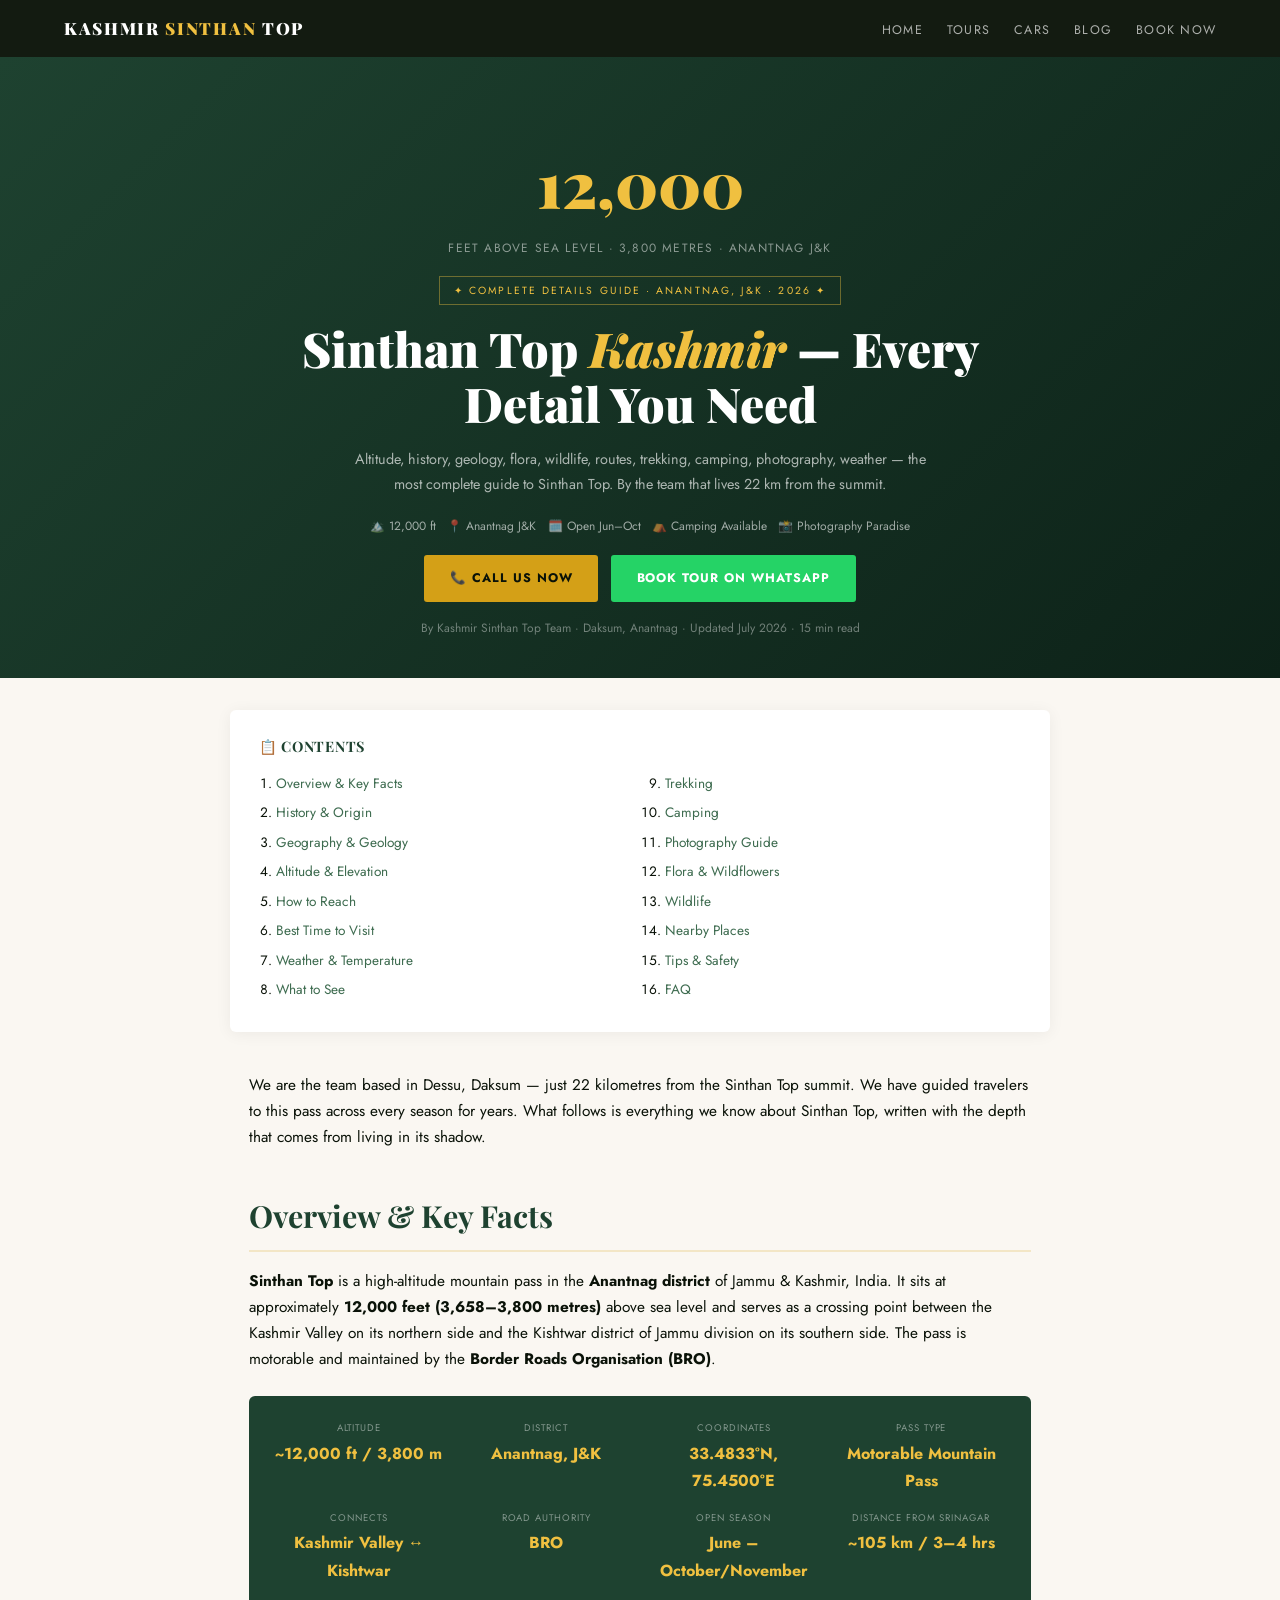
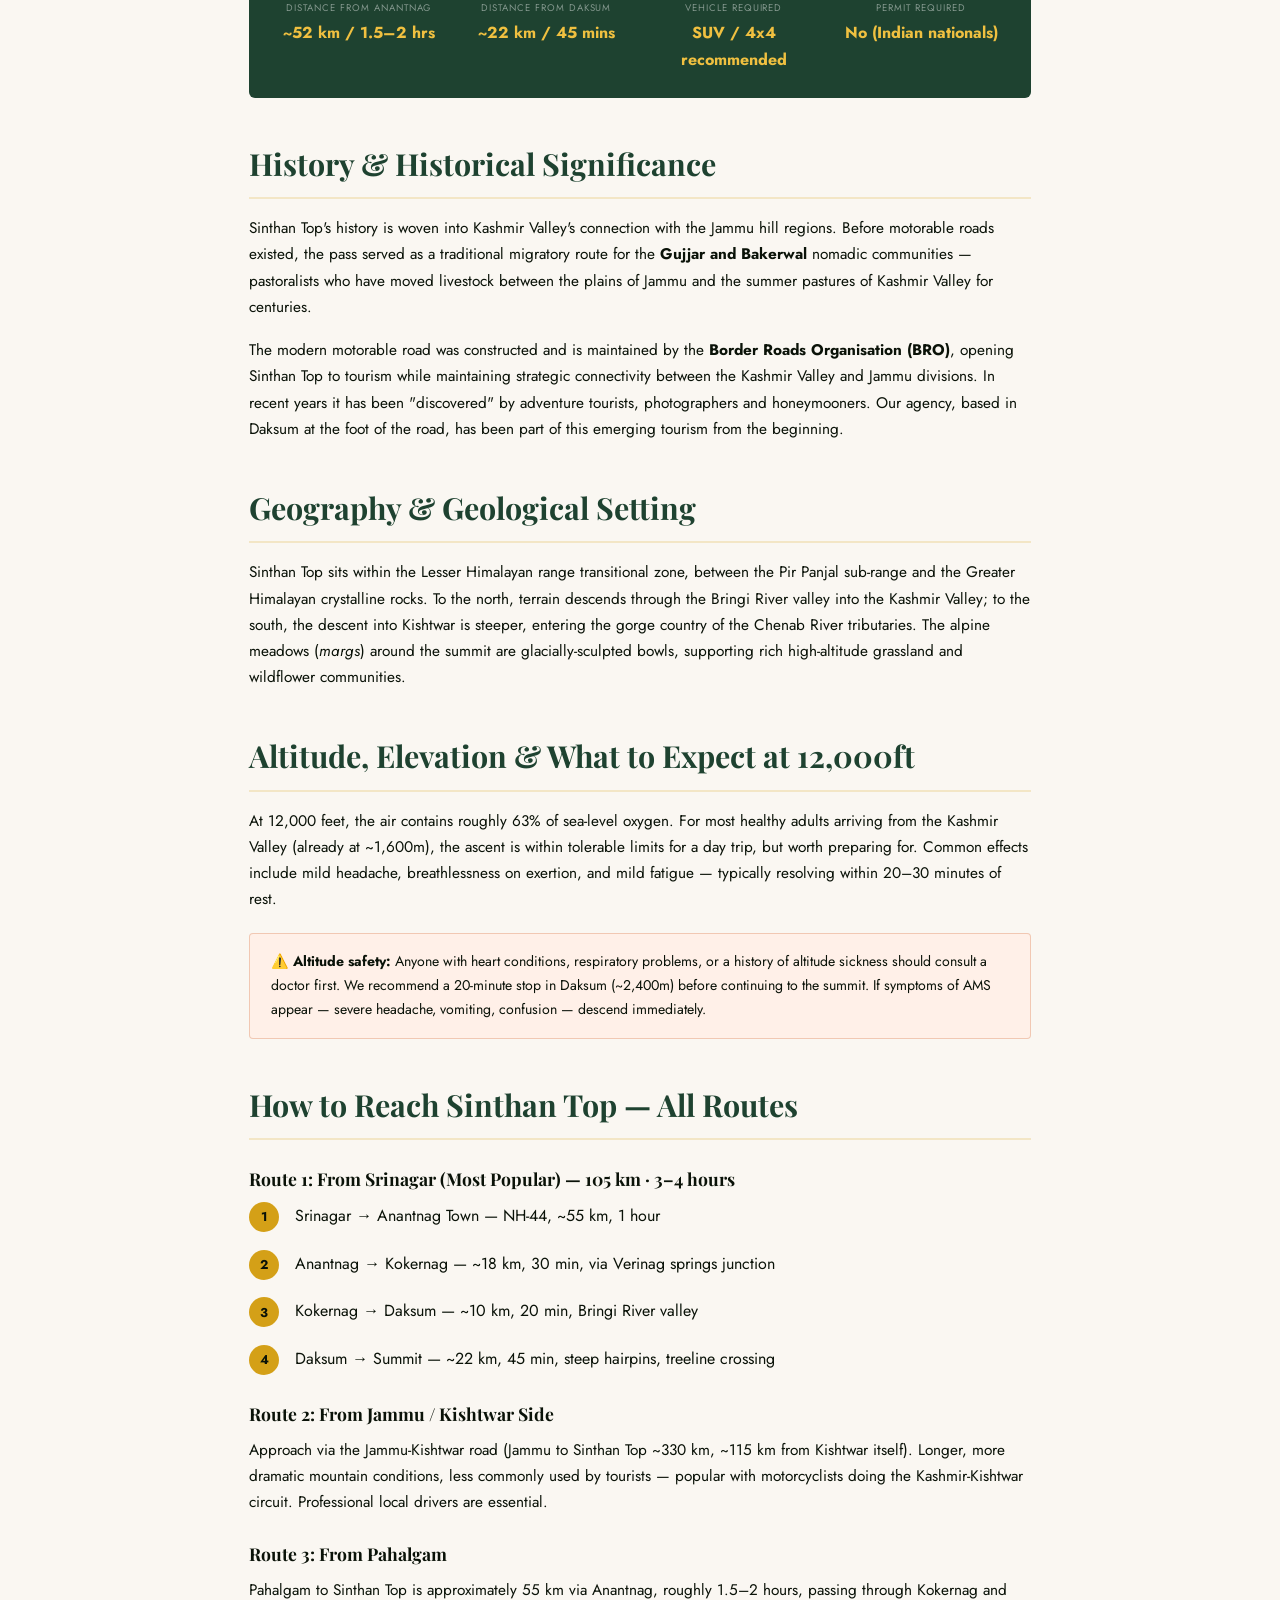
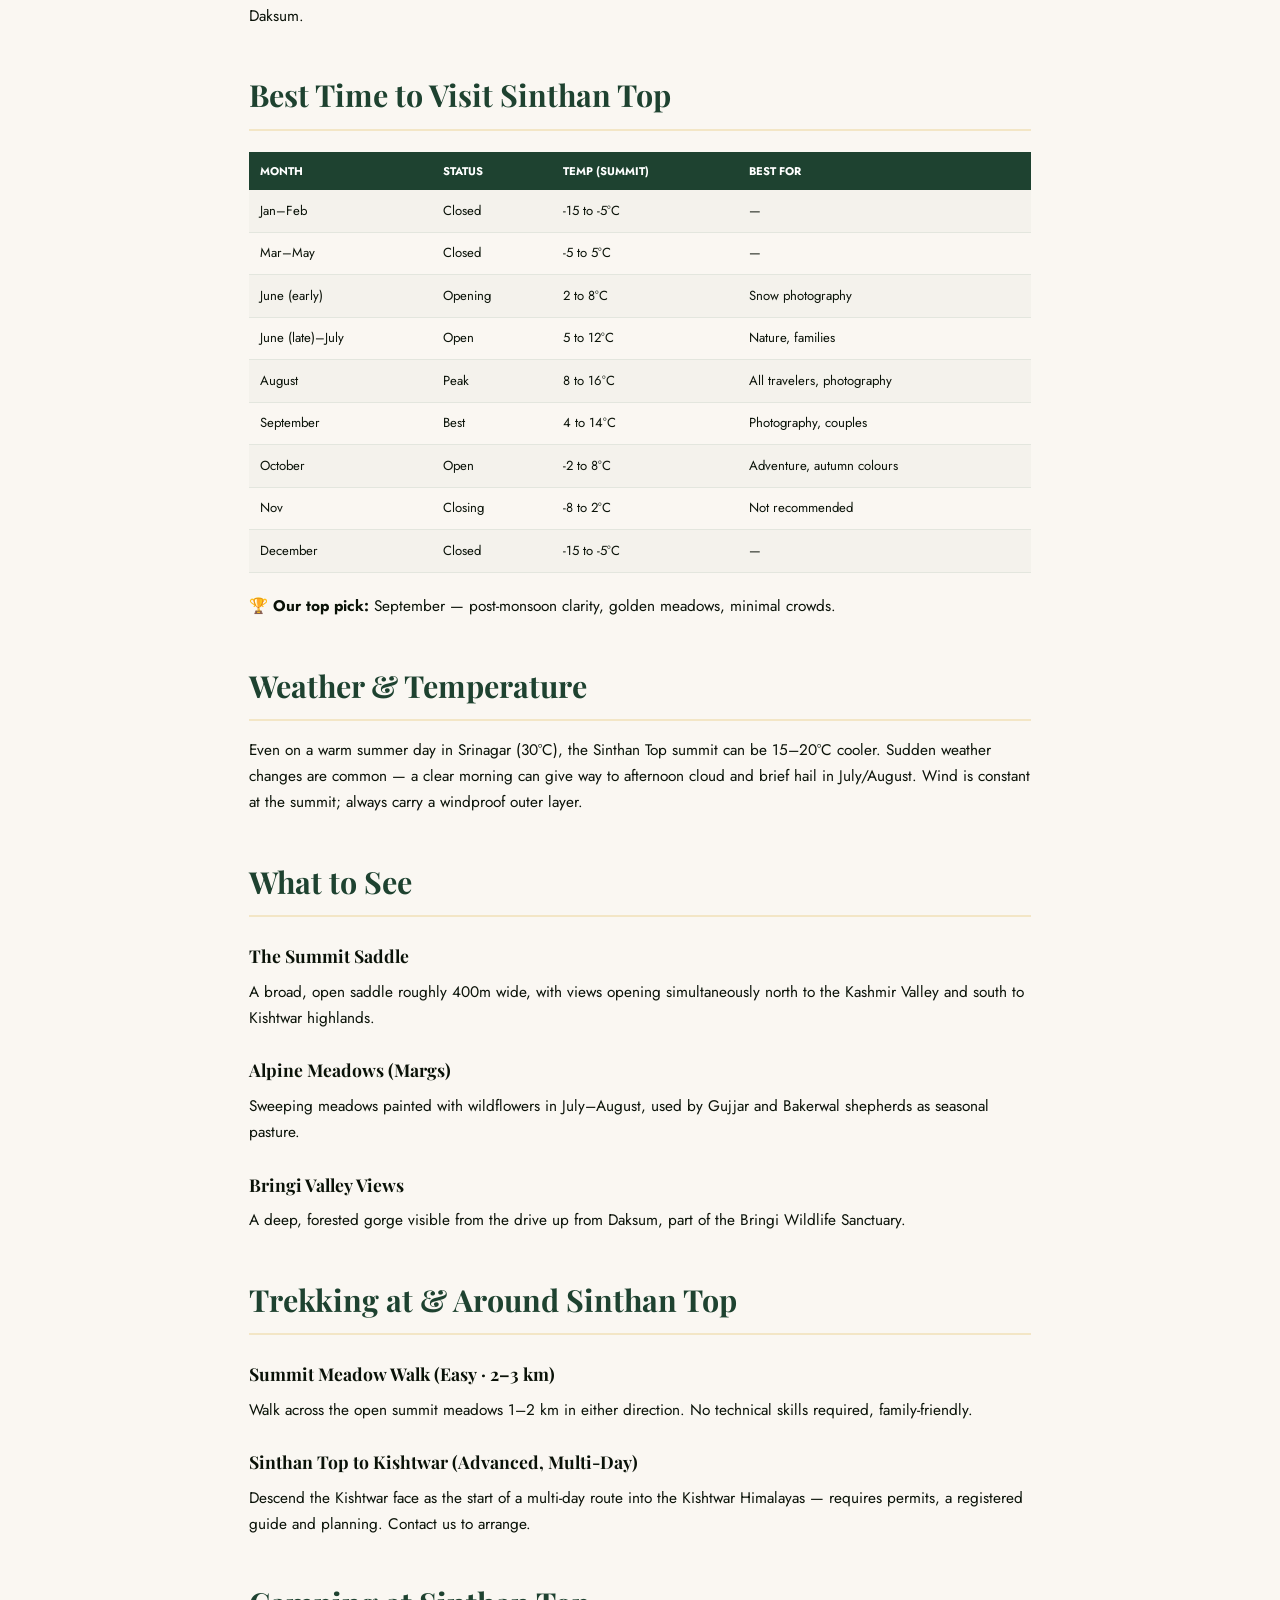
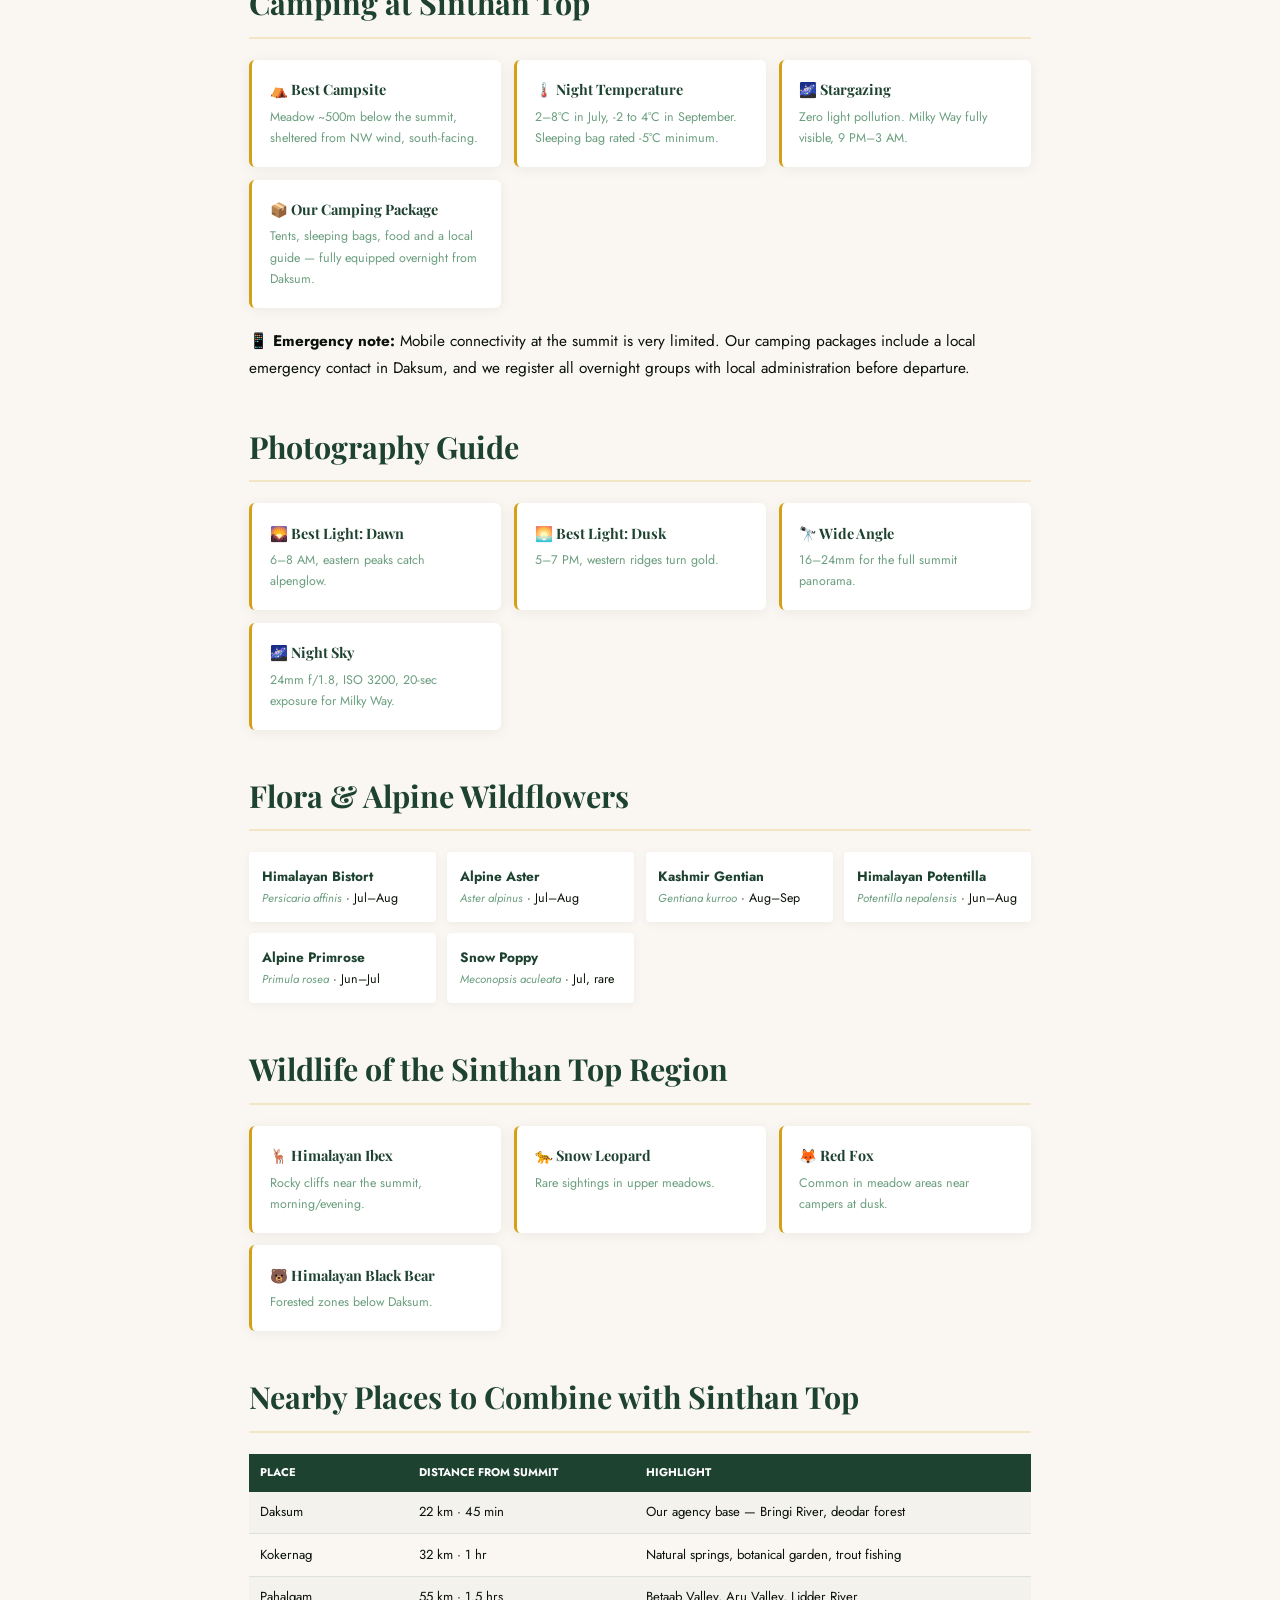
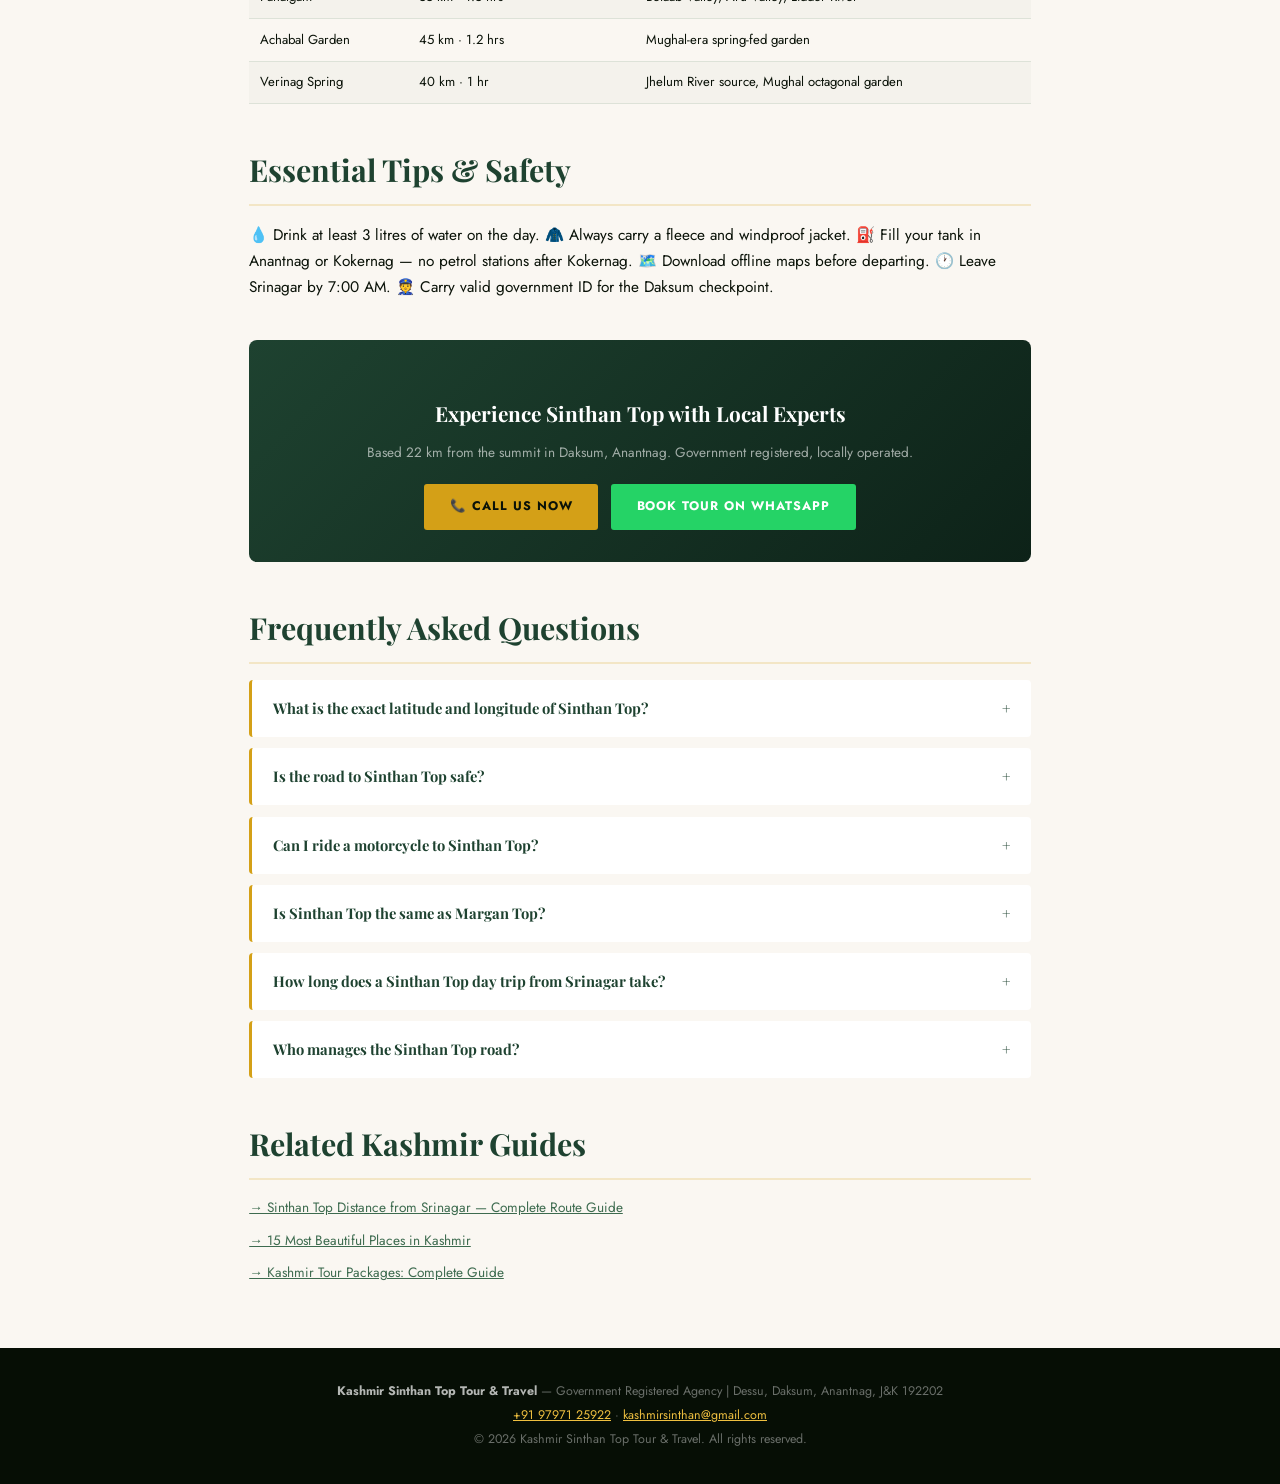
<file: sinthan-top-details.html>
<!DOCTYPE html>
<html lang="en-IN">
<head>
<meta charset="UTF-8">
<meta name="viewport" content="width=device-width,initial-scale=1.0">
<title>Sinthan Top Kashmir — Complete Details Guide 2026 | History, Altitude, Route, Trek, Photography, Camping | Kashmir Sinthan Top Tours</title>
<meta name="description" content="Everything about Sinthan Top Kashmir — altitude 12,000ft, complete details, history, how to reach from Srinagar & Daksum, trekking, camping, photography spots, best time, weather, nearby places. Expert local guide by Kashmir Sinthan Top Tours, Daksum, Anantnag J&K. Call +91 9797125922.">
<meta name="keywords" content="Sinthan Top details, Sinthan Top Kashmir, Sinthan Top altitude, Sinthan Top 12000 feet, Sinthan Top information, Sinthan Top facts, Sinthan Top history, Sinthan Top trek, Sinthan Top camping, Sinthan Top photography, Sinthan Top weather, Sinthan Top temperature, Sinthan Top map, Sinthan Top location, Sinthan Top Anantnag, Sinthan Top Kishtwar, Sinthan Top BRO, Sinthan Top road, Sinthan Top pass, Kashmir mountain pass details, Daksum Sinthan Top, Sinthan Top nearby places, Sinthan Top meadows, Sinthan Top wildflowers, Sinthan Top snow, high altitude Kashmir pass, Margan Top vs Sinthan Top">
<meta name="robots" content="index, follow, max-image-preview:large, max-snippet:-1, max-video-preview:-1">
<link rel="canonical" href="https://kashmirsinthantoptourandtravels.com/sinthan-top-details.html">
<meta name="geo.region" content="IN-JK"><meta name="geo.placename" content="Sinthan Top, Anantnag, Jammu & Kashmir, India">
<meta name="geo.position" content="33.4833;75.4500"><meta name="ICBM" content="33.4833, 75.4500">
<meta property="og:type" content="article">
<meta property="og:site_name" content="Kashmir Sinthan Top Tour & Travel">
<meta property="og:title" content="Sinthan Top Kashmir — Complete Details Guide 2026 | Altitude, Route, Trek, Camping">
<meta property="og:description" content="Every detail about Sinthan Top — altitude, history, how to reach, trek, camping, photography, weather, nearby places. Local expert guide from Daksum, Anantnag.">
<meta property="og:image" content="https://images.unsplash.com/photo-1696695362700-a422ac9c8acf?w=1200&q=85&fit=crop">
<meta property="og:image:width" content="1200"><meta property="og:image:height" content="630">
<meta property="og:url" content="https://kashmirsinthantoptourandtravels.com/sinthan-top-details.html">
<meta property="og:locale" content="en_IN">
<meta property="article:published_time" content="2026-01-15T08:00:00+05:30">
<meta property="article:modified_time" content="2026-07-23T08:00:00+05:30">
<meta name="twitter:card" content="summary_large_image">
<meta name="twitter:title" content="Sinthan Top Kashmir — Complete Details 2026">
<meta name="twitter:description" content="Altitude, history, route, trek, camping, photography, weather — every detail about Sinthan Top from local experts in Daksum, Anantnag.">
<meta name="twitter:image" content="https://images.unsplash.com/photo-1696695362700-a422ac9c8acf?w=1200&q=85&fit=crop">

<script type="application/ld+json">
{
  "@context": "https://schema.org",
  "@graph": [
    {
      "@type": "Article",
      "headline": "Sinthan Top Kashmir — Complete Details Guide 2026",
      "description": "Everything about Sinthan Top Kashmir — altitude, history, how to reach, trekking, camping, photography, weather, nearby places.",
      "datePublished": "2026-01-15T08:00:00+05:30",
      "dateModified": "2026-07-23T08:00:00+05:30",
      "author": {"@type":"Organization","name":"Kashmir Sinthan Top Tour & Travel","@id":"https://kashmirsinthantoptourandtravels.com/#organization"},
      "publisher": {"@type":"Organization","name":"Kashmir Sinthan Top Tour & Travel","logo":{"@type":"ImageObject","url":"https://kashmirsinthantoptourandtravels.com/logo.png"}},
      "mainEntityOfPage": "https://kashmirsinthantoptourandtravels.com/sinthan-top-details.html",
      "inLanguage": "en-IN"
    },
    {
      "@type": "BreadcrumbList",
      "itemListElement": [
        {"@type":"ListItem","position":1,"name":"Home","item":"https://kashmirsinthantoptourandtravels.com/"},
        {"@type":"ListItem","position":2,"name":"Sinthan Top Details","item":"https://kashmirsinthantoptourandtravels.com/sinthan-top-details.html"}
      ]
    },
    {
      "@type": "TouristAttraction",
      "name": "Sinthan Top",
      "description": "A high-altitude motorable mountain pass in Anantnag district, Jammu & Kashmir, at approximately 12,000 feet, connecting the Kashmir Valley to Kishtwar.",
      "url": "https://kashmirsinthantoptourandtravels.com/sinthan-top-details.html",
      "image": "https://images.unsplash.com/photo-1696695362700-a422ac9c8acf?w=1200&q=85",
      "geo": {"@type":"GeoCoordinates","latitude":33.4833,"longitude":75.4500},
      "address": {"@type":"PostalAddress","addressLocality":"Anantnag","addressRegion":"Jammu & Kashmir","addressCountry":"IN"},
      "touristType": ["Adventure Tourists","Nature Lovers","Photographers","Trekkers","Honeymooners"],
      "openingHoursSpecification": {"@type":"OpeningHoursSpecification","validFrom":"2026-06-01","validThrough":"2026-10-31"}
    },
    {
      "@type": "FAQPage",
      "mainEntity": [
        {"@type":"Question","name":"What is the exact latitude and longitude of Sinthan Top?","acceptedAnswer":{"@type":"Answer","text":"Sinthan Top is located at approximately 33.4833°N, 75.4500°E. On Google Maps, search 'Sinthan Top' and the pin will fall very close to this location."}},
        {"@type":"Question","name":"Is the road to Sinthan Top safe?","acceptedAnswer":{"@type":"Answer","text":"The road is generally safe with a capable vehicle and experienced driver during the open season (June–October). Avoid driving after dark or immediately after heavy rain, and use a local guide for a first visit."}},
        {"@type":"Question","name":"Can I ride a motorcycle to Sinthan Top?","acceptedAnswer":{"@type":"Answer","text":"Yes, it's a popular motorcycle destination, particularly for the Kashmir–Kishtwar circuit. A capable bike such as a Royal Enfield Himalayan is recommended for the Daksum–Summit stretch."}},
        {"@type":"Question","name":"Is Sinthan Top the same as Margan Top?","acceptedAnswer":{"@type":"Answer","text":"No — different passes in Anantnag district. Margan Top (3,000m) connects Pahalgam-Anantnag with the Warwan Valley. Sinthan Top is higher and connects to Kishtwar."}},
        {"@type":"Question","name":"How long does a Sinthan Top day trip from Srinagar take in total?","acceptedAnswer":{"@type":"Answer","text":"Typically 10–12 hours: 3.5 hours drive each way, plus 3–4 hours at the summit and en-route stops. Start by 7:00 AM and return to Srinagar by 7:00–8:00 PM."}},
        {"@type":"Question","name":"Who manages and maintains the Sinthan Top road?","acceptedAnswer":{"@type":"Answer","text":"The Border Roads Organisation (BRO), specifically its Beacon Project, manages and maintains the road, including the annual snow-clearing that reopens the pass each June."}}
      ]
    }
  ]
}
</script>

<link rel="preconnect" href="https://fonts.googleapis.com">
<link href="https://fonts.googleapis.com/css2?family=Playfair+Display:ital,wght@0,700;0,900;1,400&family=Jost:wght@300;400;500;600&display=swap" rel="stylesheet">
<link rel="preload" as="image" href="https://images.unsplash.com/photo-1696695362700-a422ac9c8acf?w=1800&q=85&fit=crop" fetchpriority="high">

<style>
:root{--ink:#0a1208;--moss:#1e4230;--sage:#3d6b4f;--gold:#b8860b;--gold2:#d4a017;--gold3:#f0c040;--cream:#faf7f2;--mist:#6b9e7e}
*,*::before,*::after{margin:0;padding:0;box-sizing:border-box}
body{font-family:'Jost',sans-serif;background:var(--cream);color:var(--ink);line-height:1.7}
.sd-nav{position:sticky;top:0;z-index:100;background:rgba(10,18,8,.96);backdrop-filter:blur(12px);padding:.9rem clamp(1.2rem,5vw,4rem);display:flex;justify-content:space-between;align-items:center}
.sd-nav .logo{font-family:'Playfair Display',serif;color:white;font-weight:900;font-size:1.05rem;text-decoration:none}
.sd-nav .logo span{color:var(--gold3)}
.sd-nav ul{display:flex;gap:1.5rem;list-style:none}
.sd-nav a{color:rgba(255,255,255,.65);font-size:.78rem;letter-spacing:.1em;text-transform:uppercase;text-decoration:none}
.sd-nav a:hover{color:var(--gold3)}
.sd-hero{background:linear-gradient(135deg,var(--moss),#0d2218);padding:clamp(3rem,6vw,4.5rem) clamp(1.2rem,5vw,4rem) 2.5rem;text-align:center}
.sd-alt{font-family:'Playfair Display',serif;font-size:clamp(2.5rem,7vw,4rem);color:var(--gold3);font-weight:900}
.sd-alt-sub{color:rgba(255,255,255,.5);font-size:.75rem;letter-spacing:.1em;text-transform:uppercase;margin-bottom:1rem}
.sd-cat{display:inline-block;font-size:.65rem;letter-spacing:.2em;text-transform:uppercase;color:var(--gold3);border:1px solid rgba(240,192,64,.4);padding:.3rem .9rem;margin-bottom:1rem}
.sd-hero h1{font-family:'Playfair Display',serif;font-size:clamp(1.8rem,5vw,3rem);font-weight:900;color:white;line-height:1.15;max-width:700px;margin:0 auto}
.sd-hero h1 em{font-style:italic;color:var(--gold3)}
.sd-hero p{color:rgba(255,255,255,.65);max-width:600px;margin:1rem auto;font-size:.9rem}
.sd-badges{display:flex;gap:.7rem;flex-wrap:wrap;justify-content:center;margin:1.2rem 0;font-size:.75rem;color:rgba(255,255,255,.6)}
.sd-cta{display:flex;gap:.8rem;justify-content:center;flex-wrap:wrap;margin-top:1rem}
.sd-cta a{padding:.8rem 1.6rem;font-size:.78rem;font-weight:700;letter-spacing:.08em;text-transform:uppercase;border-radius:3px;text-decoration:none}
.sd-call{background:var(--gold2);color:var(--ink)}
.sd-wa{background:#25d366;color:white}
.sd-meta{color:rgba(255,255,255,.4);font-size:.75rem;margin-top:1rem}
.sd-toc{background:white;max-width:820px;margin:2rem auto 0;border-radius:6px;padding:1.5rem 1.8rem;box-shadow:0 2px 16px rgba(10,18,8,.06)}
.sd-toc h4{font-family:'Playfair Display',serif;color:var(--moss);font-size:.9rem;text-transform:uppercase;letter-spacing:.05em;margin-bottom:.8rem}
.sd-toc ol{columns:2;column-gap:2rem;padding-left:1.1rem}
.sd-toc li{font-size:.85rem;margin-bottom:.4rem}
.sd-toc a{color:var(--sage);text-decoration:none}
.sd-body{max-width:820px;margin:0 auto;padding:2.5rem 1.2rem 4rem}
.sd-body h2{font-family:'Playfair Display',serif;color:var(--moss);font-size:clamp(1.4rem,3vw,1.9rem);margin:2.5rem 0 1rem;border-bottom:2px solid rgba(212,160,23,.2);padding-bottom:.5rem}
.sd-body h3{font-family:'Playfair Display',serif;color:var(--ink);font-size:1.1rem;margin:1.5rem 0 .5rem}
.sd-body p{margin-bottom:1.1rem;font-size:.96rem}
.sd-facts{display:grid;grid-template-columns:repeat(auto-fit,minmax(140px,1fr));gap:1rem;background:var(--moss);border-radius:6px;padding:1.5rem;margin:1.5rem 0}
.sd-facts div{text-align:center}
.sd-facts dt{font-size:.6rem;letter-spacing:.1em;text-transform:uppercase;color:rgba(255,255,255,.45)}
.sd-facts dd{font-size:1rem;font-weight:700;color:var(--gold3);margin-top:.2rem}
.sd-warn{background:#fff0e8;border:1px solid rgba(200,80,20,.25);border-radius:4px;padding:1rem 1.3rem;margin:1.3rem 0;font-size:.88rem}
.sd-step{display:flex;gap:1rem;margin-bottom:1.1rem}
.sd-step .num{background:var(--gold2);color:var(--ink);width:30px;height:30px;border-radius:50%;display:flex;align-items:center;justify-content:center;font-weight:700;flex-shrink:0;font-size:.8rem}
table.sd-table{width:100%;border-collapse:collapse;margin:1.3rem 0;font-size:.82rem}
table.sd-table th{background:var(--moss);color:white;padding:.6rem .7rem;text-align:left;font-size:.7rem;text-transform:uppercase}
table.sd-table td{padding:.6rem .7rem;border-bottom:1px solid rgba(61,107,79,.12)}
table.sd-table tr:nth-child(even) td{background:rgba(61,107,79,.03)}
.sd-cards{display:grid;grid-template-columns:repeat(auto-fill,minmax(190px,1fr));gap:.8rem;margin:1.3rem 0}
.sd-card{background:white;border-radius:6px;padding:1.1rem;box-shadow:0 2px 14px rgba(10,18,8,.06);border-left:3px solid var(--gold2)}
.sd-card h4{font-family:'Playfair Display',serif;font-size:.9rem;color:var(--moss);margin-bottom:.3rem}
.sd-card p{font-size:.78rem;color:var(--mist);margin:0}
.sd-flora{display:grid;grid-template-columns:repeat(auto-fill,minmax(150px,1fr));gap:.7rem;margin:1.3rem 0}
.sd-flora div{background:white;border-radius:4px;padding:.8rem;font-size:.78rem;box-shadow:0 2px 10px rgba(10,18,8,.05)}
.sd-flora strong{display:block;color:var(--moss);font-size:.85rem}
.sd-flora em{color:var(--mist);font-style:italic;font-size:.72rem}
.sd-faq{background:white;border-radius:4px;margin-bottom:.7rem;border-left:3px solid var(--gold2)}
.sd-faq summary{padding:1rem 1.3rem;font-family:'Playfair Display',serif;font-weight:700;color:var(--moss);font-size:.92rem;cursor:pointer;list-style:none;display:flex;justify-content:space-between;gap:.5rem}
.sd-faq div.a{padding:0 1.3rem 1.1rem;font-size:.86rem;color:rgba(10,18,8,.65)}
.sd-cta-final{background:linear-gradient(135deg,var(--moss),#0d2218);border-radius:8px;padding:2rem 1.6rem;text-align:center;margin:2.5rem 0}
.sd-cta-final h3{font-family:'Playfair Display',serif;color:white;font-size:1.3rem;margin-bottom:.6rem}
.sd-cta-final p{color:rgba(255,255,255,.6);font-size:.85rem;margin-bottom:1.2rem}
.sd-rel{display:flex;flex-direction:column;gap:.6rem;margin-top:1rem}
.sd-rel a{color:var(--sage);font-size:.85rem;text-decoration:underline}
footer.sd-foot{background:#060e05;padding:2rem 1.2rem;text-align:center;color:rgba(255,255,255,.4);font-size:.78rem;line-height:1.9}
footer.sd-foot a{color:var(--gold3)}
@media(max-width:768px){.sd-nav ul{display:none}.sd-toc ol{columns:1}}
</style>
</head>
<body>

<nav class="sd-nav">
  <a href="/index.html" class="logo">Kashmir <span>Sinthan</span> Top</a>
  <ul><li><a href="/index.html">Home</a></li><li><a href="/tours.html">Tours</a></li><li><a href="/cars.html">Cars</a></li><li><a href="/blog/">Blog</a></li><li><a href="/contact.html">Book Now</a></li></ul>
</nav>

<header class="sd-hero">
  <div class="sd-alt">12,000</div>
  <div class="sd-alt-sub">Feet Above Sea Level · 3,800 Metres · Anantnag J&K</div>
  <div class="sd-cat">✦ Complete Details Guide · Anantnag, J&K · 2026 ✦</div>
  <h1>Sinthan Top <em>Kashmir</em> — Every Detail You Need</h1>
  <p>Altitude, history, geology, flora, wildlife, routes, trekking, camping, photography, weather — the most complete guide to Sinthan Top. By the team that lives 22 km from the summit.</p>
  <div class="sd-badges"><span>🏔️ 12,000 ft</span><span>📍 Anantnag J&K</span><span>🗓️ Open Jun–Oct</span><span>⛺ Camping Available</span><span>📸 Photography Paradise</span></div>
  <div class="sd-cta">
    <a href="tel:+919797125922" class="sd-call">📞 Call Us Now</a>
    <a href="https://wa.me/919797125922?text=I%20want%20to%20visit%20Sinthan%20Top" class="sd-wa" target="_blank">Book Tour on WhatsApp</a>
  </div>
  <div class="sd-meta">By Kashmir Sinthan Top Team · Daksum, Anantnag · Updated July 2026 · 15 min read</div>
</header>

<div class="sd-toc">
  <h4>📋 Contents</h4>
  <ol>
    <li><a href="#overview">Overview & Key Facts</a></li>
    <li><a href="#history">History & Origin</a></li>
    <li><a href="#geography">Geography & Geology</a></li>
    <li><a href="#altitude">Altitude & Elevation</a></li>
    <li><a href="#how-to-reach">How to Reach</a></li>
    <li><a href="#best-time">Best Time to Visit</a></li>
    <li><a href="#weather">Weather & Temperature</a></li>
    <li><a href="#what-to-see">What to See</a></li>
    <li><a href="#trek">Trekking</a></li>
    <li><a href="#camping">Camping</a></li>
    <li><a href="#photography">Photography Guide</a></li>
    <li><a href="#flora">Flora & Wildflowers</a></li>
    <li><a href="#wildlife">Wildlife</a></li>
    <li><a href="#nearby">Nearby Places</a></li>
    <li><a href="#tips">Tips & Safety</a></li>
    <li><a href="#faq">FAQ</a></li>
  </ol>
</div>

<main class="sd-body">

  <p>We are the team based in Dessu, Daksum — just 22 kilometres from the Sinthan Top summit. We have guided travelers to this pass across every season for years. What follows is everything we know about Sinthan Top, written with the depth that comes from living in its shadow.</p>

  <h2 id="overview">Overview & Key Facts</h2>
  <p><strong>Sinthan Top</strong> is a high-altitude mountain pass in the <strong>Anantnag district</strong> of Jammu & Kashmir, India. It sits at approximately <strong>12,000 feet (3,658–3,800 metres)</strong> above sea level and serves as a crossing point between the Kashmir Valley on its northern side and the Kishtwar district of Jammu division on its southern side. The pass is motorable and maintained by the <strong>Border Roads Organisation (BRO)</strong>.</p>

  <div class="sd-facts">
    <div><dt>Altitude</dt><dd>~12,000 ft / 3,800 m</dd></div>
    <div><dt>District</dt><dd>Anantnag, J&K</dd></div>
    <div><dt>Coordinates</dt><dd>33.4833°N, 75.4500°E</dd></div>
    <div><dt>Pass Type</dt><dd>Motorable Mountain Pass</dd></div>
    <div><dt>Connects</dt><dd>Kashmir Valley ↔ Kishtwar</dd></div>
    <div><dt>Road Authority</dt><dd>BRO</dd></div>
    <div><dt>Open Season</dt><dd>June – October/November</dd></div>
    <div><dt>Distance from Srinagar</dt><dd>~105 km / 3–4 hrs</dd></div>
    <div><dt>Distance from Anantnag</dt><dd>~52 km / 1.5–2 hrs</dd></div>
    <div><dt>Distance from Daksum</dt><dd>~22 km / 45 mins</dd></div>
    <div><dt>Vehicle Required</dt><dd>SUV / 4x4 recommended</dd></div>
    <div><dt>Permit Required</dt><dd>No (Indian nationals)</dd></div>
  </div>

  <h2 id="history">History & Historical Significance</h2>
  <p>Sinthan Top's history is woven into Kashmir Valley's connection with the Jammu hill regions. Before motorable roads existed, the pass served as a traditional migratory route for the <strong>Gujjar and Bakerwal</strong> nomadic communities — pastoralists who have moved livestock between the plains of Jammu and the summer pastures of Kashmir Valley for centuries.</p>
  <p>The modern motorable road was constructed and is maintained by the <strong>Border Roads Organisation (BRO)</strong>, opening Sinthan Top to tourism while maintaining strategic connectivity between the Kashmir Valley and Jammu divisions. In recent years it has been "discovered" by adventure tourists, photographers and honeymooners. Our agency, based in Daksum at the foot of the road, has been part of this emerging tourism from the beginning.</p>

  <h2 id="geography">Geography & Geological Setting</h2>
  <p>Sinthan Top sits within the Lesser Himalayan range transitional zone, between the Pir Panjal sub-range and the Greater Himalayan crystalline rocks. To the north, terrain descends through the Bringi River valley into the Kashmir Valley; to the south, the descent into Kishtwar is steeper, entering the gorge country of the Chenab River tributaries. The alpine meadows (<em>margs</em>) around the summit are glacially-sculpted bowls, supporting rich high-altitude grassland and wildflower communities.</p>

  <h2 id="altitude">Altitude, Elevation & What to Expect at 12,000ft</h2>
  <p>At 12,000 feet, the air contains roughly 63% of sea-level oxygen. For most healthy adults arriving from the Kashmir Valley (already at ~1,600m), the ascent is within tolerable limits for a day trip, but worth preparing for. Common effects include mild headache, breathlessness on exertion, and mild fatigue — typically resolving within 20–30 minutes of rest.</p>
  <div class="sd-warn">⚠️ <strong>Altitude safety:</strong> Anyone with heart conditions, respiratory problems, or a history of altitude sickness should consult a doctor first. We recommend a 20-minute stop in Daksum (~2,400m) before continuing to the summit. If symptoms of AMS appear — severe headache, vomiting, confusion — descend immediately.</div>

  <h2 id="how-to-reach">How to Reach Sinthan Top — All Routes</h2>
  <h3>Route 1: From Srinagar (Most Popular) — 105 km · 3–4 hours</h3>
  <div class="sd-step"><div class="num">1</div>Srinagar → Anantnag Town — NH-44, ~55 km, 1 hour</div>
  <div class="sd-step"><div class="num">2</div>Anantnag → Kokernag — ~18 km, 30 min, via Verinag springs junction</div>
  <div class="sd-step"><div class="num">3</div>Kokernag → Daksum — ~10 km, 20 min, Bringi River valley</div>
  <div class="sd-step"><div class="num">4</div>Daksum → Summit — ~22 km, 45 min, steep hairpins, treeline crossing</div>
  <h3>Route 2: From Jammu / Kishtwar Side</h3>
  <p>Approach via the Jammu-Kishtwar road (Jammu to Sinthan Top ~330 km, ~115 km from Kishtwar itself). Longer, more dramatic mountain conditions, less commonly used by tourists — popular with motorcyclists doing the Kashmir-Kishtwar circuit. Professional local drivers are essential.</p>
  <h3>Route 3: From Pahalgam</h3>
  <p>Pahalgam to Sinthan Top is approximately 55 km via Anantnag, roughly 1.5–2 hours, passing through Kokernag and Daksum.</p>

  <h2 id="best-time">Best Time to Visit Sinthan Top</h2>
  <table class="sd-table">
    <tr><th>Month</th><th>Status</th><th>Temp (Summit)</th><th>Best For</th></tr>
    <tr><td>Jan–Feb</td><td>Closed</td><td>-15 to -5°C</td><td>—</td></tr>
    <tr><td>Mar–May</td><td>Closed</td><td>-5 to 5°C</td><td>—</td></tr>
    <tr><td>June (early)</td><td>Opening</td><td>2 to 8°C</td><td>Snow photography</td></tr>
    <tr><td>June (late)–July</td><td>Open</td><td>5 to 12°C</td><td>Nature, families</td></tr>
    <tr><td>August</td><td>Peak</td><td>8 to 16°C</td><td>All travelers, photography</td></tr>
    <tr><td>September</td><td>Best</td><td>4 to 14°C</td><td>Photography, couples</td></tr>
    <tr><td>October</td><td>Open</td><td>-2 to 8°C</td><td>Adventure, autumn colours</td></tr>
    <tr><td>Nov</td><td>Closing</td><td>-8 to 2°C</td><td>Not recommended</td></tr>
    <tr><td>December</td><td>Closed</td><td>-15 to -5°C</td><td>—</td></tr>
  </table>
  <p>🏆 <strong>Our top pick:</strong> September — post-monsoon clarity, golden meadows, minimal crowds.</p>

  <h2 id="weather">Weather & Temperature</h2>
  <p>Even on a warm summer day in Srinagar (30°C), the Sinthan Top summit can be 15–20°C cooler. Sudden weather changes are common — a clear morning can give way to afternoon cloud and brief hail in July/August. Wind is constant at the summit; always carry a windproof outer layer.</p>

  <h2 id="what-to-see">What to See</h2>
  <h3>The Summit Saddle</h3>
  <p>A broad, open saddle roughly 400m wide, with views opening simultaneously north to the Kashmir Valley and south to Kishtwar highlands.</p>
  <h3>Alpine Meadows (Margs)</h3>
  <p>Sweeping meadows painted with wildflowers in July–August, used by Gujjar and Bakerwal shepherds as seasonal pasture.</p>
  <h3>Bringi Valley Views</h3>
  <p>A deep, forested gorge visible from the drive up from Daksum, part of the Bringi Wildlife Sanctuary.</p>

  <h2 id="trek">Trekking at & Around Sinthan Top</h2>
  <h3>Summit Meadow Walk (Easy · 2–3 km)</h3>
  <p>Walk across the open summit meadows 1–2 km in either direction. No technical skills required, family-friendly.</p>
  <h3>Sinthan Top to Kishtwar (Advanced, Multi-Day)</h3>
  <p>Descend the Kishtwar face as the start of a multi-day route into the Kishtwar Himalayas — requires permits, a registered guide and planning. Contact us to arrange.</p>

  <h2 id="camping">Camping at Sinthan Top</h2>
  <div class="sd-cards">
    <div class="sd-card"><h4>⛺ Best Campsite</h4><p>Meadow ~500m below the summit, sheltered from NW wind, south-facing.</p></div>
    <div class="sd-card"><h4>🌡️ Night Temperature</h4><p>2–8°C in July, -2 to 4°C in September. Sleeping bag rated -5°C minimum.</p></div>
    <div class="sd-card"><h4>🌌 Stargazing</h4><p>Zero light pollution. Milky Way fully visible, 9 PM–3 AM.</p></div>
    <div class="sd-card"><h4>📦 Our Camping Package</h4><p>Tents, sleeping bags, food and a local guide — fully equipped overnight from Daksum.</p></div>
  </div>
  <p>📱 <strong>Emergency note:</strong> Mobile connectivity at the summit is very limited. Our camping packages include a local emergency contact in Daksum, and we register all overnight groups with local administration before departure.</p>

  <h2 id="photography">Photography Guide</h2>
  <div class="sd-cards">
    <div class="sd-card"><h4>🌄 Best Light: Dawn</h4><p>6–8 AM, eastern peaks catch alpenglow.</p></div>
    <div class="sd-card"><h4>🌅 Best Light: Dusk</h4><p>5–7 PM, western ridges turn gold.</p></div>
    <div class="sd-card"><h4>🔭 Wide Angle</h4><p>16–24mm for the full summit panorama.</p></div>
    <div class="sd-card"><h4>🌌 Night Sky</h4><p>24mm f/1.8, ISO 3200, 20-sec exposure for Milky Way.</p></div>
  </div>

  <h2 id="flora">Flora & Alpine Wildflowers</h2>
  <div class="sd-flora">
    <div><strong>Himalayan Bistort</strong><em>Persicaria affinis</em> · Jul–Aug</div>
    <div><strong>Alpine Aster</strong><em>Aster alpinus</em> · Jul–Aug</div>
    <div><strong>Kashmir Gentian</strong><em>Gentiana kurroo</em> · Aug–Sep</div>
    <div><strong>Himalayan Potentilla</strong><em>Potentilla nepalensis</em> · Jun–Aug</div>
    <div><strong>Alpine Primrose</strong><em>Primula rosea</em> · Jun–Jul</div>
    <div><strong>Snow Poppy</strong><em>Meconopsis aculeata</em> · Jul, rare</div>
  </div>

  <h2 id="wildlife">Wildlife of the Sinthan Top Region</h2>
  <div class="sd-cards">
    <div class="sd-card"><h4>🦌 Himalayan Ibex</h4><p>Rocky cliffs near the summit, morning/evening.</p></div>
    <div class="sd-card"><h4>🐆 Snow Leopard</h4><p>Rare sightings in upper meadows.</p></div>
    <div class="sd-card"><h4>🦊 Red Fox</h4><p>Common in meadow areas near campers at dusk.</p></div>
    <div class="sd-card"><h4>🐻 Himalayan Black Bear</h4><p>Forested zones below Daksum.</p></div>
  </div>

  <h2 id="nearby">Nearby Places to Combine with Sinthan Top</h2>
  <table class="sd-table">
    <tr><th>Place</th><th>Distance from Summit</th><th>Highlight</th></tr>
    <tr><td>Daksum</td><td>22 km · 45 min</td><td>Our agency base — Bringi River, deodar forest</td></tr>
    <tr><td>Kokernag</td><td>32 km · 1 hr</td><td>Natural springs, botanical garden, trout fishing</td></tr>
    <tr><td>Pahalgam</td><td>55 km · 1.5 hrs</td><td>Betaab Valley, Aru Valley, Lidder River</td></tr>
    <tr><td>Achabal Garden</td><td>45 km · 1.2 hrs</td><td>Mughal-era spring-fed garden</td></tr>
    <tr><td>Verinag Spring</td><td>40 km · 1 hr</td><td>Jhelum River source, Mughal octagonal garden</td></tr>
  </table>

  <h2 id="tips">Essential Tips & Safety</h2>
  <p>💧 Drink at least 3 litres of water on the day. 🧥 Always carry a fleece and windproof jacket. ⛽ Fill your tank in Anantnag or Kokernag — no petrol stations after Kokernag. 🗺️ Download offline maps before departing. 🕐 Leave Srinagar by 7:00 AM. 👮 Carry valid government ID for the Daksum checkpoint.</p>

  <div class="sd-cta-final">
    <h3>Experience Sinthan Top with Local Experts</h3>
    <p>Based 22 km from the summit in Daksum, Anantnag. Government registered, locally operated.</p>
    <div class="sd-cta" style="justify-content:center">
      <a href="tel:+919797125922" class="sd-call">📞 Call Us Now</a>
      <a href="https://wa.me/919797125922?text=I%20want%20to%20visit%20Sinthan%20Top%20-%20please%20help%20plan" class="sd-wa" target="_blank">Book Tour on WhatsApp</a>
    </div>
  </div>

  <h2 id="faq">Frequently Asked Questions</h2>
  <details class="sd-faq"><summary>What is the exact latitude and longitude of Sinthan Top? <span>+</span></summary><div class="a">Approximately 33.4833°N, 75.4500°E. Search "Sinthan Top" on Google Maps and the pin falls very close to this location.</div></details>
  <details class="sd-faq"><summary>Is the road to Sinthan Top safe? <span>+</span></summary><div class="a">Generally safe with a capable vehicle and experienced driver in the open season (June–October). Avoid driving after dark or immediately after heavy rain, and use a local guide on your first visit.</div></details>
  <details class="sd-faq"><summary>Can I ride a motorcycle to Sinthan Top? <span>+</span></summary><div class="a">Yes, a popular route for adventure motorcyclists. A capable bike (Royal Enfield Himalayan or similar) is recommended for the Daksum–Summit stretch.</div></details>
  <details class="sd-faq"><summary>Is Sinthan Top the same as Margan Top? <span>+</span></summary><div class="a">No — different passes. Margan Top (3,000m) connects Pahalgam-Anantnag with Warwan Valley; Sinthan Top is higher and connects to Kishtwar.</div></details>
  <details class="sd-faq"><summary>How long does a Sinthan Top day trip from Srinagar take? <span>+</span></summary><div class="a">Typically 10–12 hours total: 3.5 hours each way plus 3–4 hours at the summit and en-route stops.</div></details>
  <details class="sd-faq"><summary>Who manages the Sinthan Top road? <span>+</span></summary><div class="a">The Border Roads Organisation (BRO), via its Beacon Project, which handles the annual snow-clearing and ongoing maintenance.</div></details>

  <h2>Related Kashmir Guides</h2>
  <div class="sd-rel">
    <a href="/kashmirsinthantop-distance-from-srinagar.html">→ Sinthan Top Distance from Srinagar — Complete Route Guide</a>
    <a href="/blog/beautiful-places-in-kashmir.html">→ 15 Most Beautiful Places in Kashmir</a>
    <a href="/blog/kashmir-tour-packages-2025.html">→ Kashmir Tour Packages: Complete Guide</a>
  </div>

</main>

<footer class="sd-foot">
  <strong style="color:rgba(255,255,255,.7)">Kashmir Sinthan Top Tour & Travel</strong> — Government Registered Agency | Dessu, Daksum, Anantnag, J&K 192202<br>
  <a href="tel:+919797125922">+91 97971 25922</a> · <a href="mailto:kashmirsinthan@gmail.com">kashmirsinthan@gmail.com</a><br>
  © 2026 Kashmir Sinthan Top Tour & Travel. All rights reserved.
</footer>

<script>
document.querySelectorAll('.sd-faq').forEach(d=>{d.addEventListener('toggle',()=>{const s=d.querySelector('summary span');if(s)s.textContent=d.open?'−':'+'})});
</script>
</body>
</html>
</file>
<file: shared.css>
/* ═══════════════════════════════════════════════════
   KASHMIR SINTHAN TOP — SHARED STYLES
   Used by ALL pages
═══════════════════════════════════════════════════ */
@import url('https://fonts.googleapis.com/css2?family=Playfair+Display:ital,wght@0,400;0,700;0,900;1,400;1,700&family=Jost:wght@300;400;500;600&display=swap');

*,*::before,*::after{margin:0;padding:0;box-sizing:border-box}
html{scroll-behavior:smooth;-webkit-text-size-adjust:100%}
img{max-width:100%;display:block}
a{text-decoration:none}
button{font-family:inherit;cursor:pointer}
input,select,textarea{font-family:inherit}

:root{
  --ink:#0a1208; --cream:#faf7f2;
  --gold:#b8860b; --gold2:#d4a017; --gold3:#f0c040;
  --sage:#3d6b4f; --moss:#1e4230; --mist:#6b9e7e;
  --light:#f4f0e8; --white:#ffffff;
  --sec-pad: clamp(3.5rem,8vw,8rem) clamp(1.2rem,5vw,5rem);
}

body{font-family:'Jost',sans-serif;background:var(--cream);color:var(--ink);overflow-x:hidden;line-height:1.6}

/* ── CURSOR ── */
#cur-dot,#cur-ring{position:fixed;border-radius:50%;pointer-events:none;z-index:9999;transform:translate(-50%,-50%)}
#cur-dot{width:7px;height:7px;background:var(--gold3)}
#cur-ring{width:38px;height:38px;border:1.5px solid var(--gold2);transition:all .18s ease}
@media(hover:none){#cur-dot,#cur-ring{display:none}}

/* ── NAV ── */
nav{position:fixed;top:0;left:0;right:0;z-index:500;padding:1.2rem clamp(1.2rem,5vw,5rem);display:flex;align-items:center;justify-content:space-between;transition:all .4s}
nav.solid{background:rgba(10,18,8,.96);backdrop-filter:blur(20px);-webkit-backdrop-filter:blur(20px);box-shadow:0 2px 40px rgba(0,0,0,.3);padding:.85rem clamp(1.2rem,5vw,5rem)}
nav.dark-nav{background:rgba(10,18,8,.96);backdrop-filter:blur(20px)}
.logo{font-family:'Playfair Display',serif;font-size:clamp(1.05rem,2.5vw,1.3rem);color:var(--white);letter-spacing:.03em;white-space:nowrap}
.logo span{color:var(--gold3)}
.nav-links{list-style:none;display:flex;align-items:center;gap:clamp(1.2rem,2.5vw,2.5rem)}
.nav-links a{font-size:.73rem;letter-spacing:.14em;text-transform:uppercase;color:rgba(255,255,255,.75);transition:color .3s;font-weight:500;padding:.25rem 0;position:relative}
.nav-links a::after{content:'';position:absolute;bottom:0;left:0;width:0;height:1px;background:var(--gold3);transition:width .3s}
.nav-links a:hover,.nav-links a.active{color:var(--gold3)}
.nav-links a:hover::after,.nav-links a.active::after{width:100%}
.nav-book{background:var(--gold2)!important;color:var(--ink)!important;padding:.45rem 1.3rem!important;font-weight:600!important;border-radius:2px;letter-spacing:.1em!important}
.nav-book::after{display:none!important}
.nav-book:hover{background:var(--gold3)!important}
.ham{display:none;background:none;border:none;flex-direction:column;gap:5px;padding:6px;-webkit-tap-highlight-color:transparent}
.ham span{display:block;width:24px;height:2px;background:white;border-radius:2px;transition:all .3s}
.nav-drawer{display:flex;position:fixed;top:0;left:0;right:0;bottom:0;background:rgba(5,12,5,.98);backdrop-filter:blur(20px);-webkit-backdrop-filter:blur(20px);z-index:490;flex-direction:column;align-items:center;justify-content:center;gap:2.2rem;opacity:0;pointer-events:none;transition:opacity .35s ease}
.nav-drawer.open{opacity:1;pointer-events:all}
.nav-drawer a{font-family:'Playfair Display',serif;font-size:1.8rem;font-weight:700;color:rgba(255,255,255,.8);transition:color .3s}
.nav-drawer a:hover{color:var(--gold3)}
.nav-drawer .nd-book{background:var(--gold2);color:var(--ink)!important;padding:.8rem 2.5rem;border-radius:2px;font-size:1.1rem!important;font-weight:700}

/* ── PAGE HERO (inner pages) ── */
.page-hero{height:clamp(280px,40vw,420px);position:relative;display:flex;align-items:center;justify-content:center;text-align:center;overflow:hidden}
.page-hero-bg{position:absolute;inset:0;background-size:cover;background-position:center;animation:heroZoom 12s ease forwards}
@keyframes heroZoom{from{transform:scale(1.08)}to{transform:scale(1)}}
.page-hero-ov{position:absolute;inset:0;background:linear-gradient(to bottom,rgba(5,12,5,.4),rgba(5,12,5,.65))}
.page-hero-content{position:relative;z-index:2;padding:1rem 1.5rem}
.page-hero-badge{display:inline-block;border:1px solid rgba(212,160,23,.5);color:var(--gold3);padding:.35rem 1rem;font-size:.65rem;letter-spacing:.2em;text-transform:uppercase;margin-bottom:1rem;border-radius:1px}
.page-hero h1{font-family:'Playfair Display',serif;font-size:clamp(2rem,6vw,4.5rem);font-weight:900;color:var(--white);line-height:1}
.page-hero h1 em{font-style:italic;color:var(--gold3)}
.page-hero p{font-size:clamp(.85rem,1.5vw,1rem);color:rgba(255,255,255,.7);margin-top:.8rem;max-width:500px}

/* ── SECTION COMMONS ── */
section{padding:var(--sec-pad)}
.s-lbl{display:inline-flex;align-items:center;gap:.7rem;font-size:clamp(.6rem,.75vw,.67rem);letter-spacing:.22em;text-transform:uppercase;color:var(--mist);margin-bottom:.9rem}
.s-lbl::before{content:'';width:24px;height:1px;background:var(--gold2);flex-shrink:0}
h2.d{font-family:'Playfair Display',serif;font-size:clamp(1.9rem,4.5vw,3.8rem);font-weight:700;line-height:1.06;color:var(--moss)}
h2.d em{font-style:italic;color:var(--gold)}
h2.d.lt{color:var(--white)}
h2.d.lt em{color:var(--gold3)}

/* ── BUTTONS ── */
.btn-prim{display:inline-flex;align-items:center;gap:.5rem;background:var(--moss);color:var(--white);padding:.8rem 1.8rem;font-size:clamp(.72rem,.85vw,.78rem);font-weight:500;letter-spacing:.12em;text-transform:uppercase;border-radius:2px;transition:all .3s;border:none;white-space:nowrap;cursor:pointer}
.btn-prim:hover{background:var(--gold2);color:var(--ink);transform:translateY(-2px)}
.btn-wa{display:inline-flex;align-items:center;gap:.65rem;background:#25d366;color:white;padding:.95rem 2rem;font-size:clamp(.75rem,.9vw,.84rem);font-weight:600;letter-spacing:.1em;text-transform:uppercase;border-radius:2px;transition:all .3s;box-shadow:0 6px 28px rgba(37,211,102,.4);white-space:nowrap;border:none;cursor:pointer}
.btn-wa:hover{background:#1ea855;transform:translateY(-3px)}
.btn-outline{display:inline-flex;align-items:center;gap:.6rem;background:transparent;color:var(--moss);padding:.75rem 1.6rem;font-size:.75rem;font-weight:500;letter-spacing:.1em;text-transform:uppercase;border:1.5px solid var(--moss);border-radius:2px;transition:all .3s;cursor:pointer}
.btn-outline:hover{background:var(--moss);color:white}

/* ── CARDS (packages / cars) ── */
.card-grid{display:grid;grid-template-columns:repeat(auto-fill,minmax(min(100%,290px),1fr));gap:clamp(1rem,2vw,1.8rem)}
.card{background:white;border-radius:6px;overflow:hidden;transition:transform .45s cubic-bezier(.16,1,.3,1),box-shadow .45s;display:flex;flex-direction:column}
.card:hover{transform:translateY(-8px);box-shadow:0 28px 60px rgba(10,18,8,.13)}
.card-img{height:clamp(180px,22vw,240px);overflow:hidden;position:relative;flex-shrink:0}
.card-img img{width:100%;height:100%;object-fit:cover;transition:transform .7s cubic-bezier(.16,1,.3,1);display:block}
.card:hover .card-img img{transform:scale(1.08)}
.card-img-ov{position:absolute;inset:0;background:linear-gradient(to bottom,transparent 40%,rgba(10,18,8,.5))}
.card-tag{position:absolute;top:1rem;left:1rem;background:var(--gold2);color:var(--ink);font-size:.6rem;font-weight:700;letter-spacing:.14em;text-transform:uppercase;padding:.28rem .75rem;border-radius:1px}
.card-body{padding:clamp(1.2rem,2vw,1.8rem);display:flex;flex-direction:column;flex:1}
.card-loc{font-size:.65rem;letter-spacing:.14em;text-transform:uppercase;color:var(--mist);margin-bottom:.4rem;display:flex;align-items:center;gap:.35rem}
.card-name{font-family:'Playfair Display',serif;font-size:clamp(1.2rem,2vw,1.5rem);font-weight:700;color:var(--moss);margin-bottom:.6rem;line-height:1.2}
.card-desc{font-size:clamp(.8rem,.9vw,.83rem);color:rgba(10,18,8,.56);line-height:1.75;margin-bottom:1rem;flex:1}
.card-pills{display:flex;flex-wrap:wrap;gap:.35rem;margin-bottom:1.2rem}
.pill{background:rgba(61,107,79,.1);color:var(--sage);font-size:.62rem;letter-spacing:.06em;padding:.25rem .65rem;border-radius:20px;font-weight:500}
.card-foot{display:flex;align-items:center;justify-content:space-between;border-top:1px solid rgba(61,107,79,.12);padding-top:1rem;gap:.5rem;flex-wrap:wrap}
.card-hint{font-size:.72rem;color:var(--mist)}
.card-cta{display:inline-flex;align-items:center;gap:.35rem;background:var(--moss);color:white;padding:.55rem 1.2rem;font-size:.7rem;letter-spacing:.1em;text-transform:uppercase;border-radius:2px;transition:all .3s;font-weight:500;white-space:nowrap}
.card-cta:hover{background:#25d366}

/* ── MARQUEE ── */
.mq-wrap{background:var(--moss);padding:.8rem 0;overflow:hidden;white-space:nowrap}
.mq-track{display:inline-flex;gap:2.5rem;animation:mq 22s linear infinite}
@keyframes mq{to{transform:translateX(-50%)}}
.mq-item{font-size:clamp(.6rem,.8vw,.68rem);letter-spacing:.2em;text-transform:uppercase;color:rgba(255,255,255,.5);flex-shrink:0}
.mq-item span{color:var(--gold3);margin-right:2rem}

/* ── FLOAT WA ── */
.fwa{position:fixed;bottom:1.5rem;right:1.5rem;z-index:400;width:56px;height:56px;background:#25d366;border-radius:50%;display:flex;align-items:center;justify-content:center;box-shadow:0 6px 24px rgba(37,211,102,.5);animation:popIn .5s 1.2s both;-webkit-tap-highlight-color:transparent}
@keyframes popIn{from{transform:scale(0)}to{transform:scale(1)}}
.fwa:hover{transform:scale(1.1)}
.fwa-p{position:absolute;inset:-5px;border-radius:50%;background:rgba(37,211,102,.25);animation:rpl 2s infinite}
@keyframes rpl{0%{transform:scale(1);opacity:.6}100%{transform:scale(1.6);opacity:0}}
.fwa svg{width:26px;height:26px;fill:white}

/* ── FOOTER ── */
footer{background:#060e05;padding:clamp(3rem,6vw,5rem) clamp(1.2rem,5vw,5rem) clamp(1.5rem,3vw,2.5rem)}
.ft-grid{display:grid;grid-template-columns:2fr 1fr 1fr 1fr;gap:clamp(2rem,4vw,4rem);margin-bottom:clamp(2.5rem,4vw,4rem)}
.ft-logo{font-family:'Playfair Display',serif;font-size:clamp(1.2rem,2vw,1.4rem);color:white;margin-bottom:.9rem}
.ft-logo span{color:var(--gold3)}
.ft-about{font-size:clamp(.78rem,.9vw,.81rem);color:rgba(255,255,255,.35);line-height:1.85;max-width:255px;margin-bottom:1.4rem}
.ft-socs{display:flex;gap:.6rem;flex-wrap:wrap}
.ft-s{width:36px;height:36px;border:1px solid rgba(255,255,255,.1);border-radius:2px;display:flex;align-items:center;justify-content:center;font-size:.8rem;color:rgba(255,255,255,.45);transition:all .3s}
.ft-s:hover{border-color:var(--gold2);color:var(--gold3)}
.ft-col h4{font-size:.62rem;letter-spacing:.18em;text-transform:uppercase;color:rgba(255,255,255,.26);margin-bottom:1.1rem}
.ft-col ul{list-style:none}
.ft-col ul li{margin-bottom:.6rem}
.ft-col ul a{font-size:clamp(.78rem,.9vw,.81rem);color:rgba(255,255,255,.44);transition:color .3s}
.ft-col ul a:hover{color:var(--gold3)}
.ft-bot{border-top:1px solid rgba(255,255,255,.06);padding-top:1.8rem;display:flex;justify-content:space-between;align-items:center;font-size:clamp(.65rem,.75vw,.71rem);color:rgba(255,255,255,.2);flex-wrap:wrap;gap:.8rem}
.gov-badge{display:inline-flex;align-items:center;gap:.4rem;background:rgba(212,160,23,.1);border:1px solid rgba(212,160,23,.2);padding:.32rem .85rem;border-radius:2px;font-size:.62rem;color:var(--gold3);letter-spacing:.1em;margin-top:1.1rem}

/* ── REVEAL ANIMATION ── */
.ra{opacity:0;transform:translateY(24px);transition:opacity .7s cubic-bezier(.16,1,.3,1),transform .7s cubic-bezier(.16,1,.3,1)}
.ra.on{opacity:1;transform:none}
.d1{transition-delay:.1s}.d2{transition-delay:.2s}.d3{transition-delay:.3s}.d4{transition-delay:.4s}

/* ── TOAST ── */
.toast{position:fixed;bottom:5rem;left:50%;transform:translateX(-50%) translateY(20px);background:var(--moss);color:white;padding:.7rem 1.5rem;border-radius:4px;font-size:.82rem;font-weight:500;opacity:0;transition:all .35s;z-index:1000;pointer-events:none;white-space:nowrap}
.toast.show{opacity:1;transform:translateX(-50%) translateY(0)}
.toast.error{background:#c0392b}

/* ── RESPONSIVE ── */
@media(max-width:1024px){
  .nav-links{display:none!important}
  .ham{display:flex}
  .ft-grid{grid-template-columns:1fr 1fr;gap:2rem}
}
@media(max-width:640px){
  .ft-grid{grid-template-columns:1fr;gap:2rem}
  .ft-about{max-width:100%}
  .ft-bot{flex-direction:column;text-align:center}
  .card-grid{grid-template-columns:1fr}
  .btn-wa,.btn-prim{width:100%;justify-content:center}
}
@media(max-width:380px){
  .logo{font-size:.95rem}
  h2.d{font-size:1.75rem}
}
</file>
